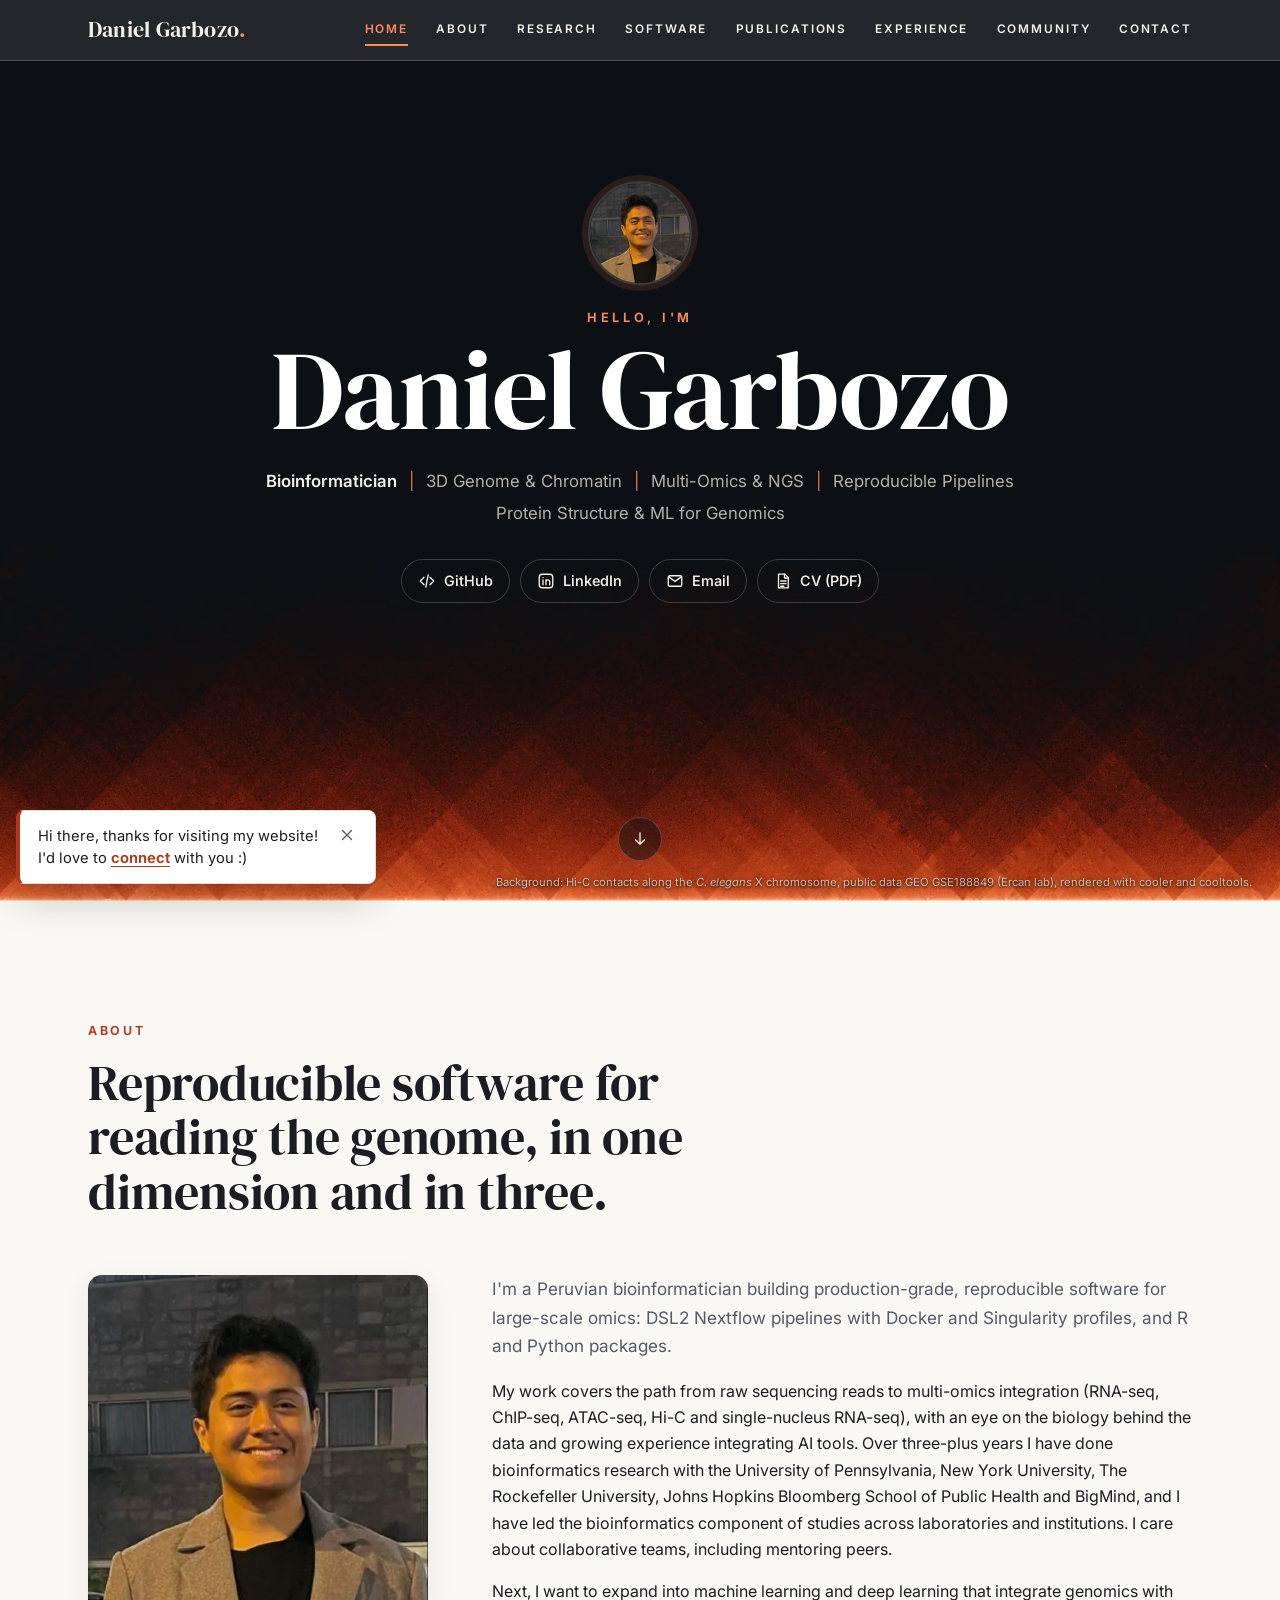
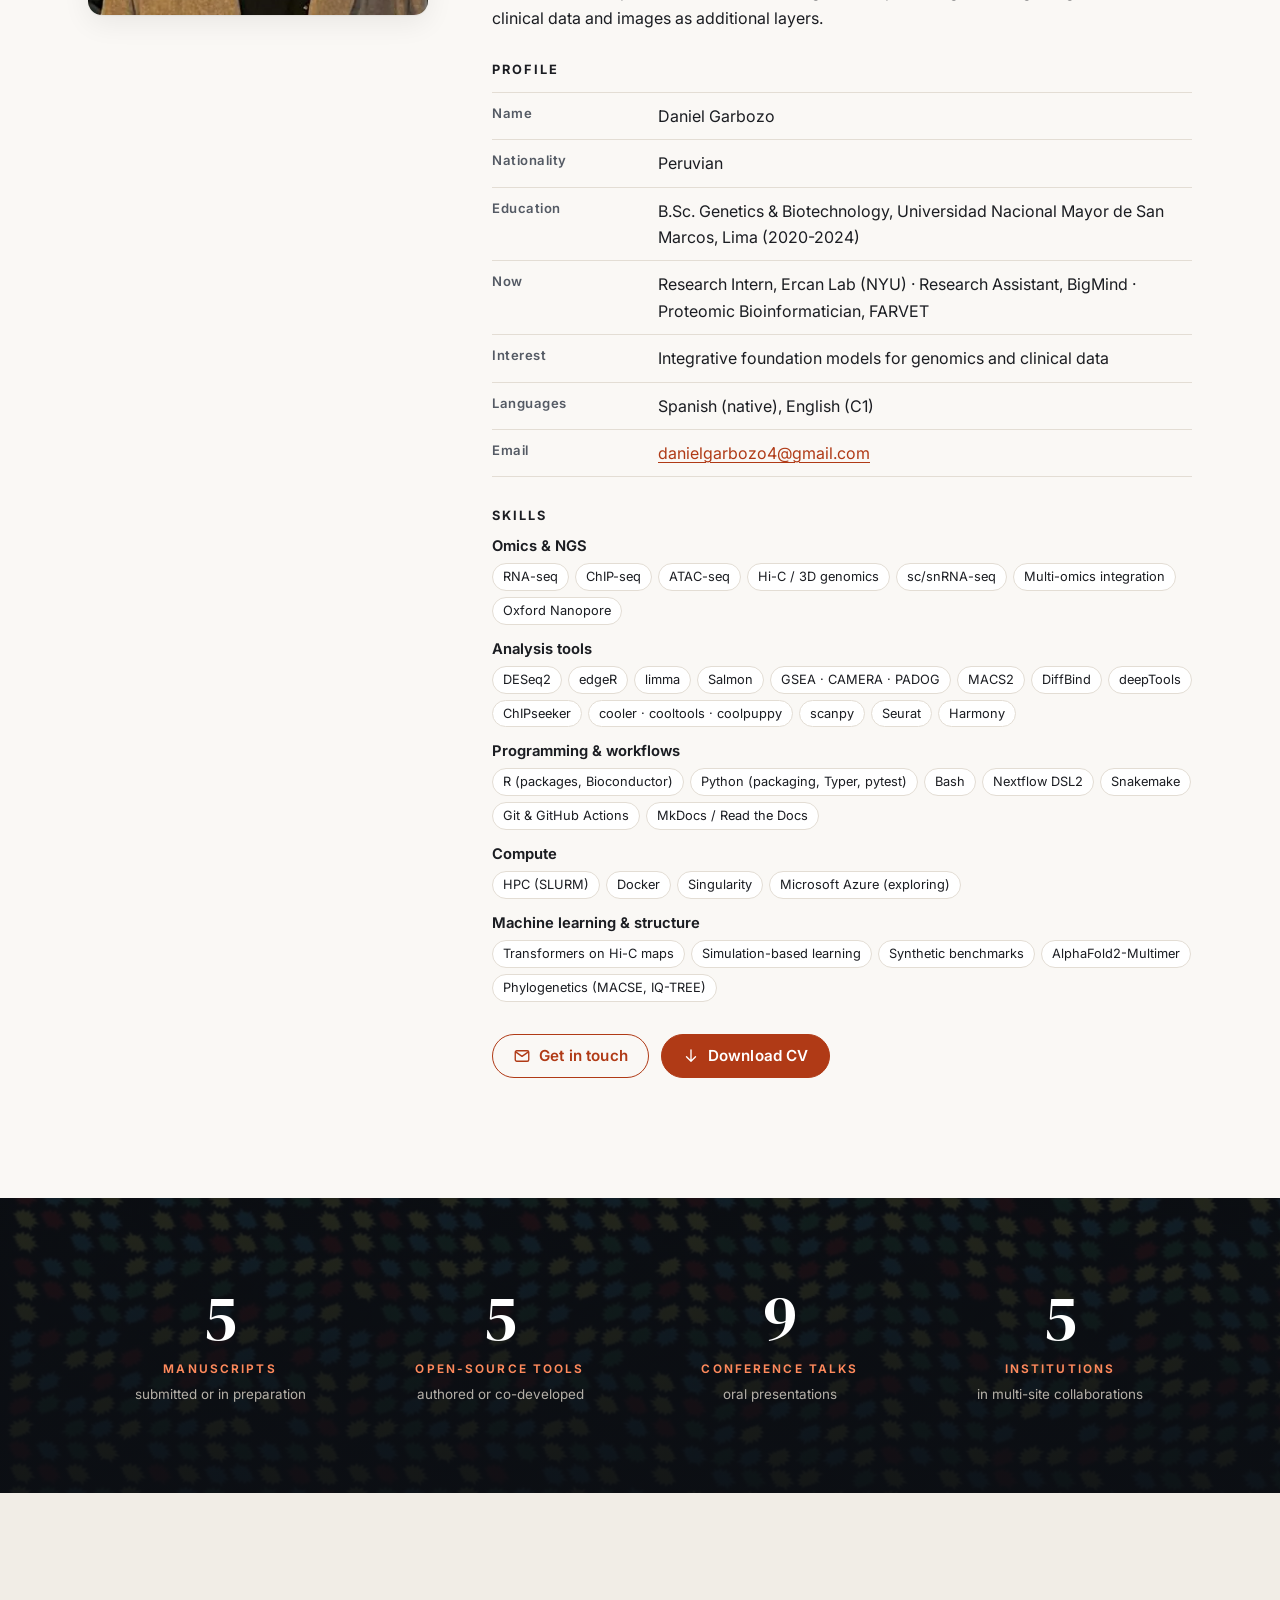
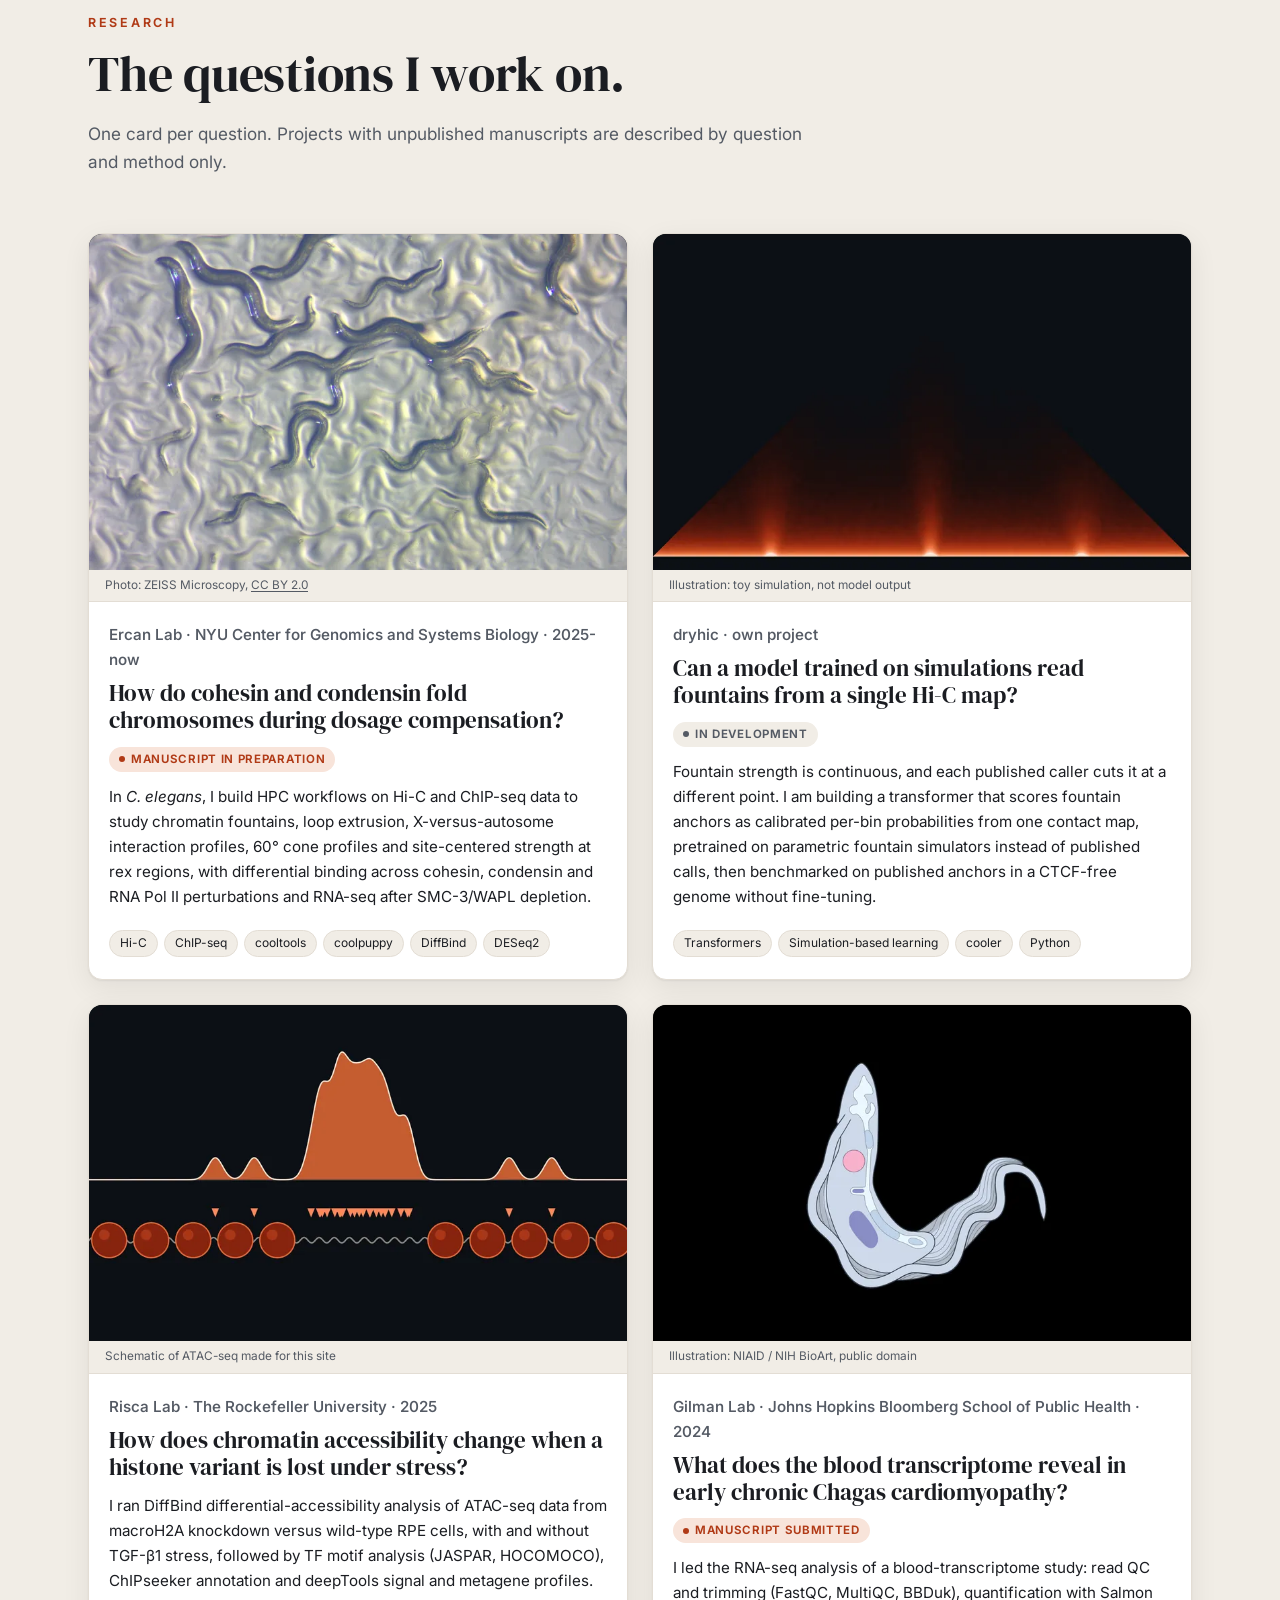
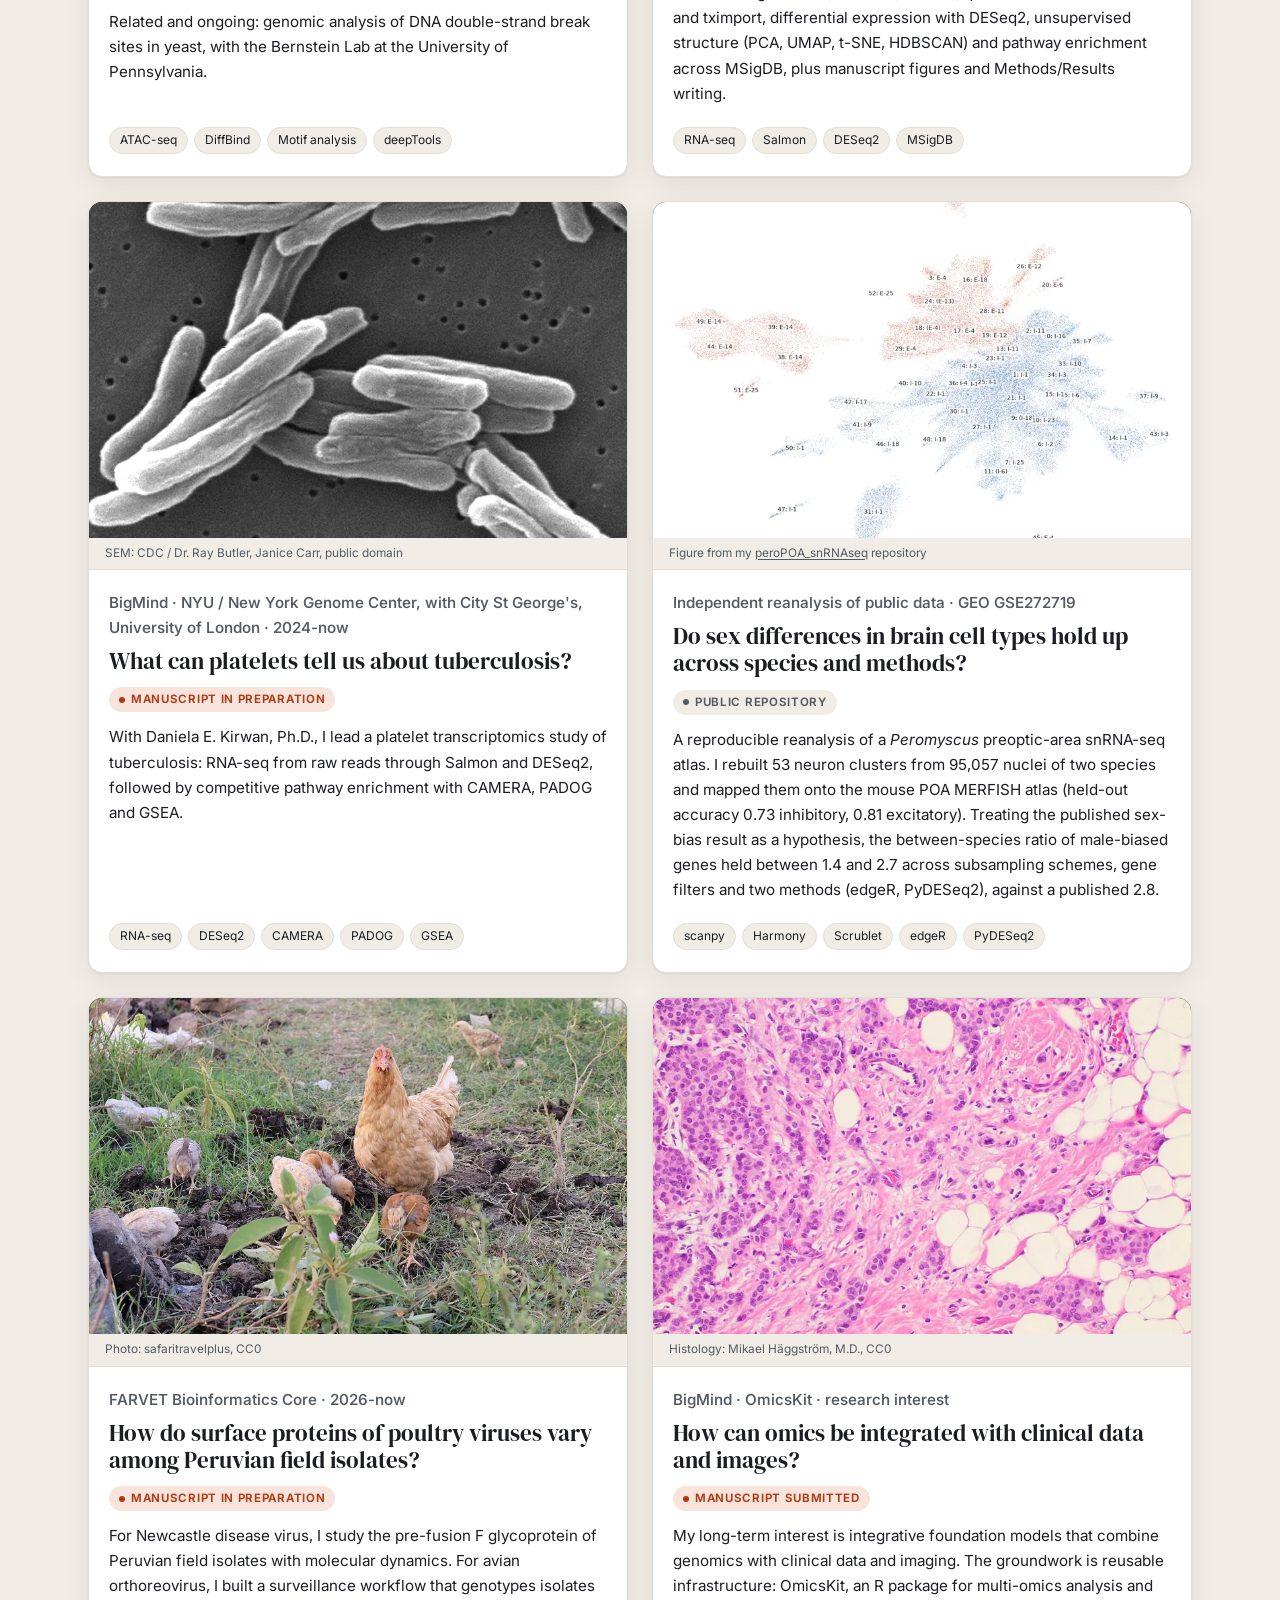
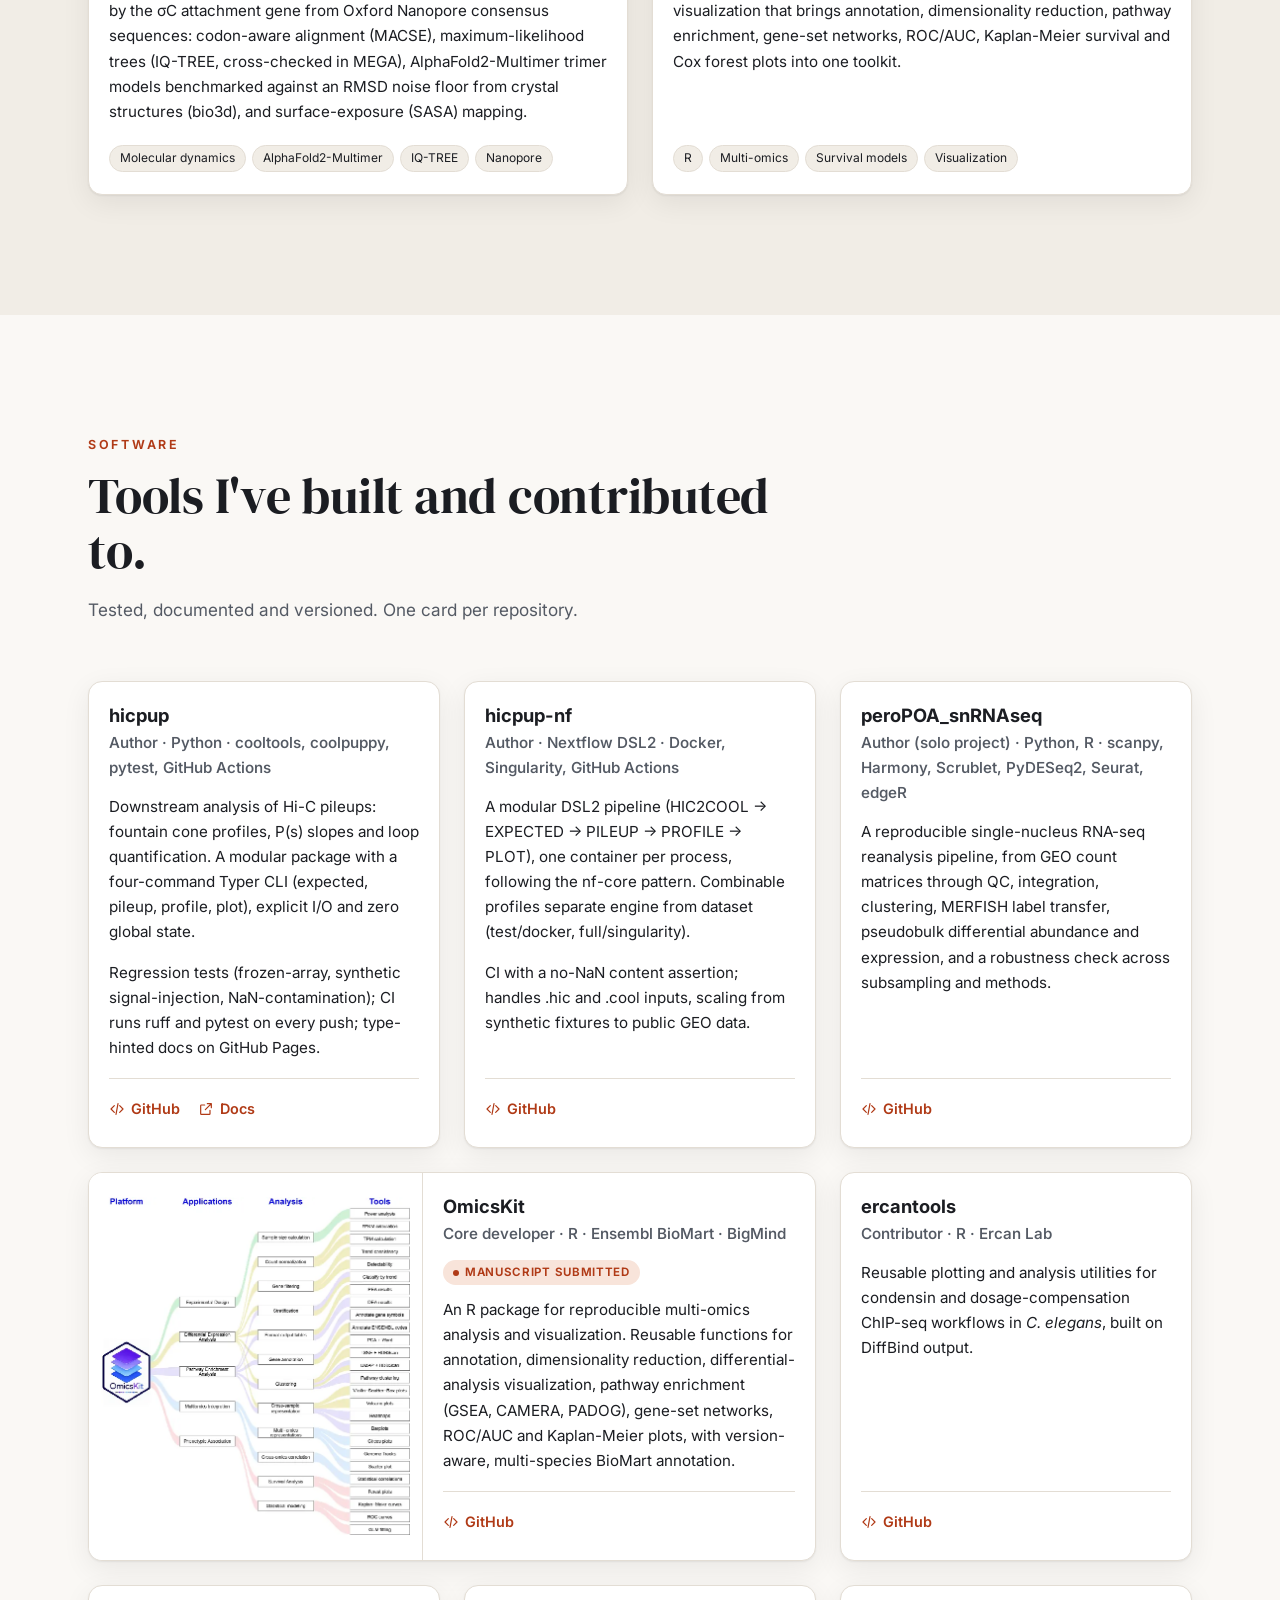
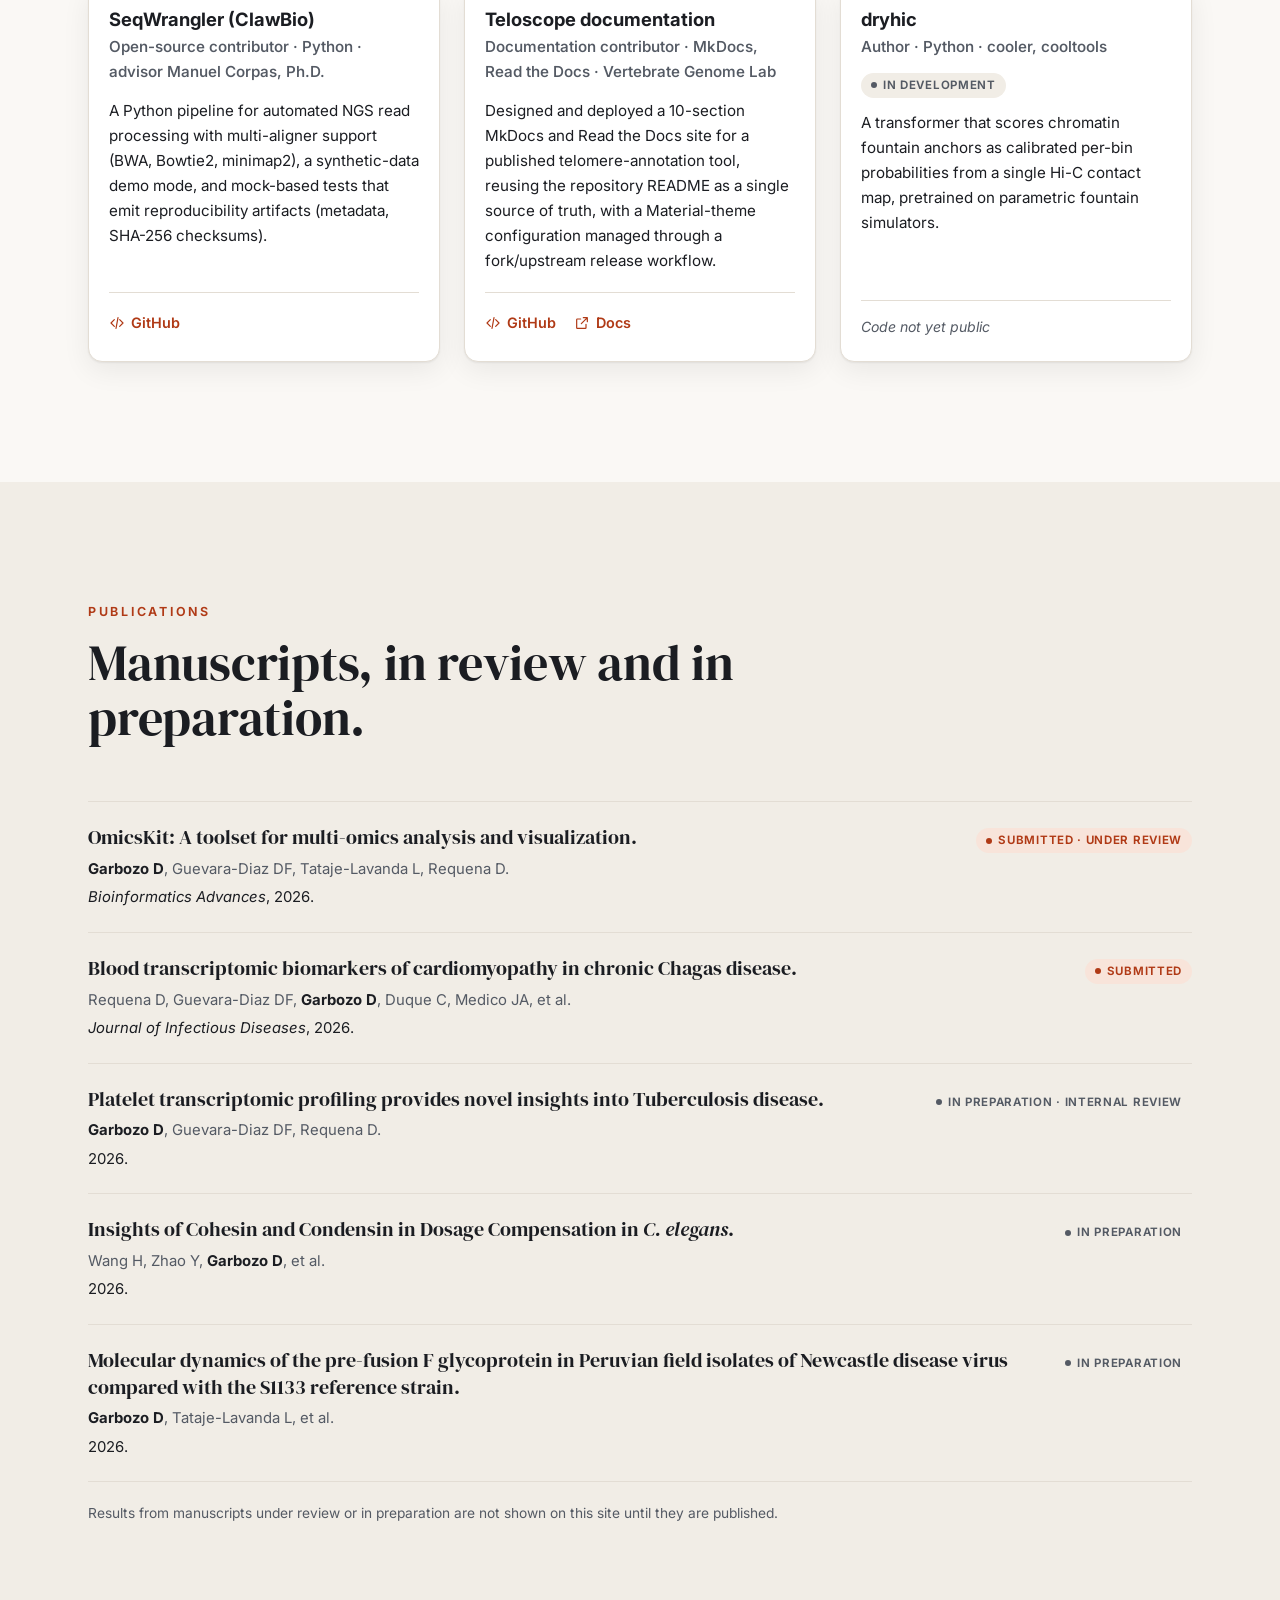
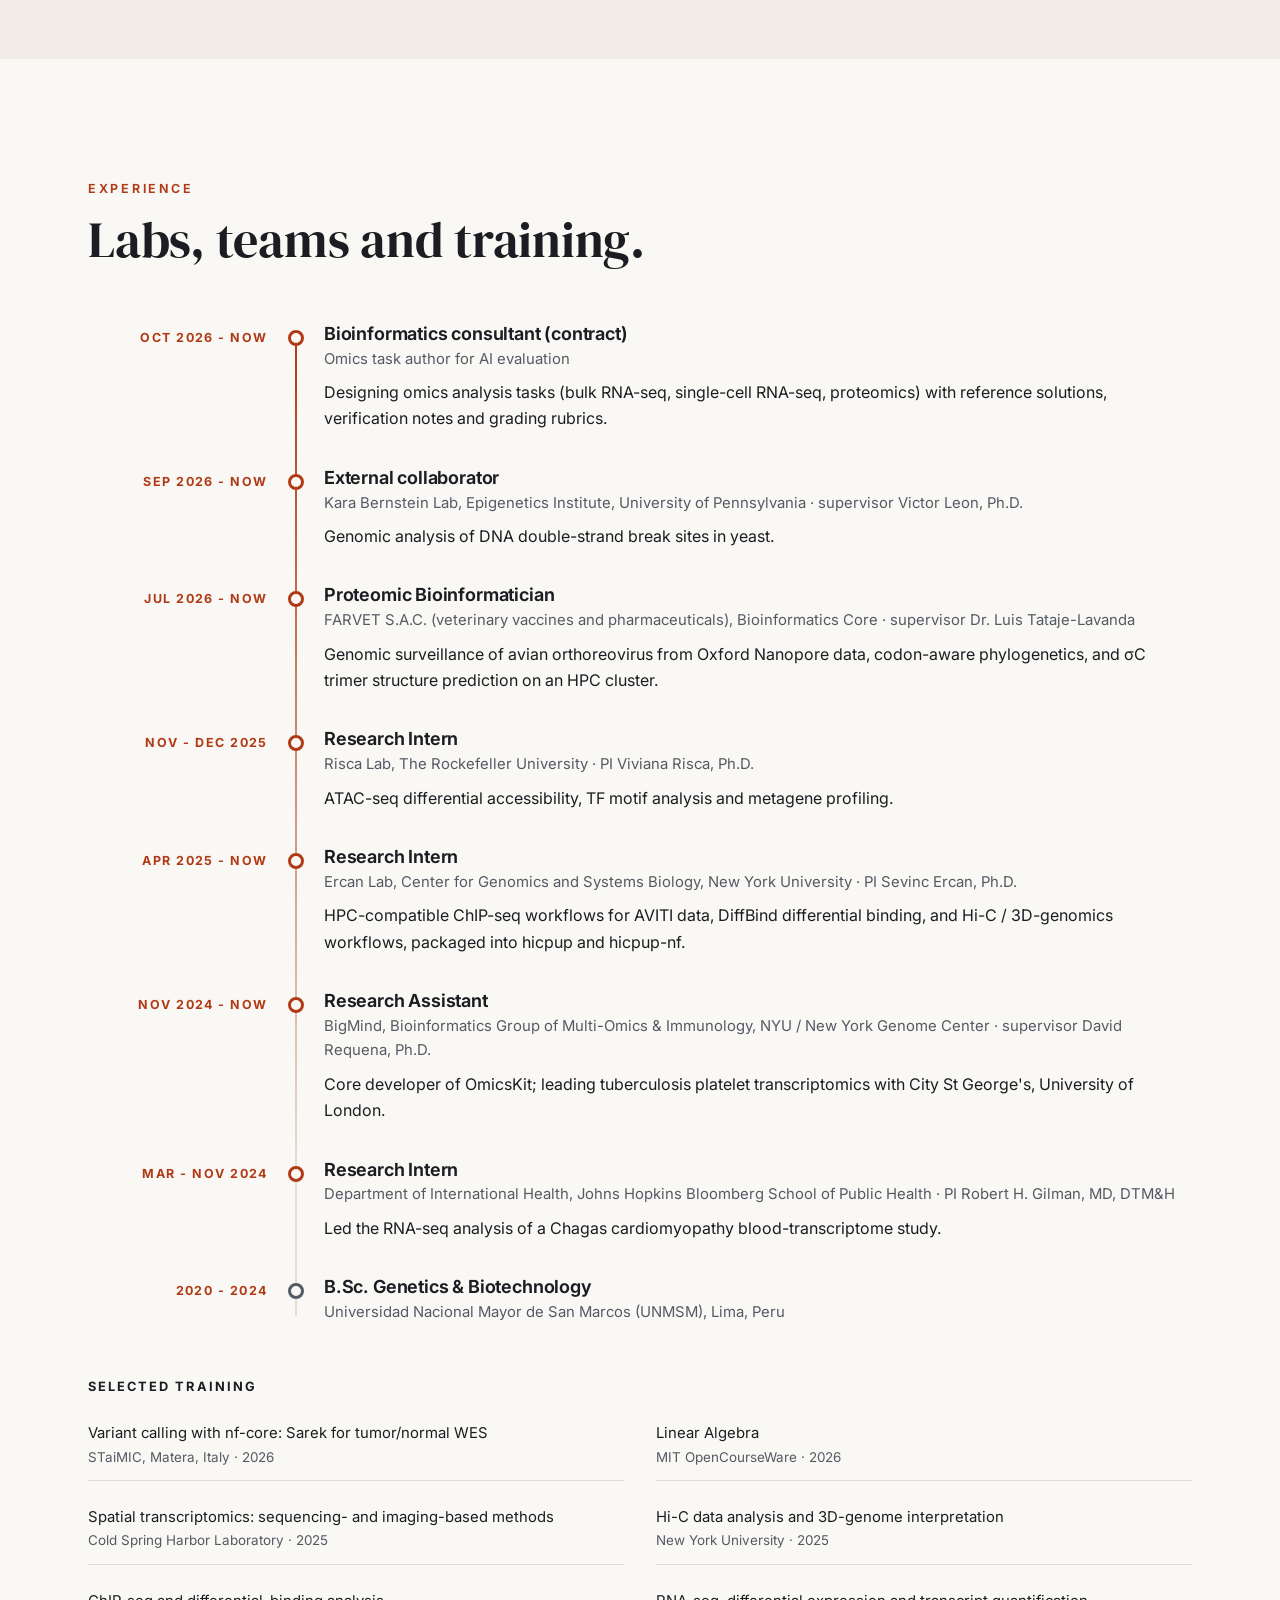
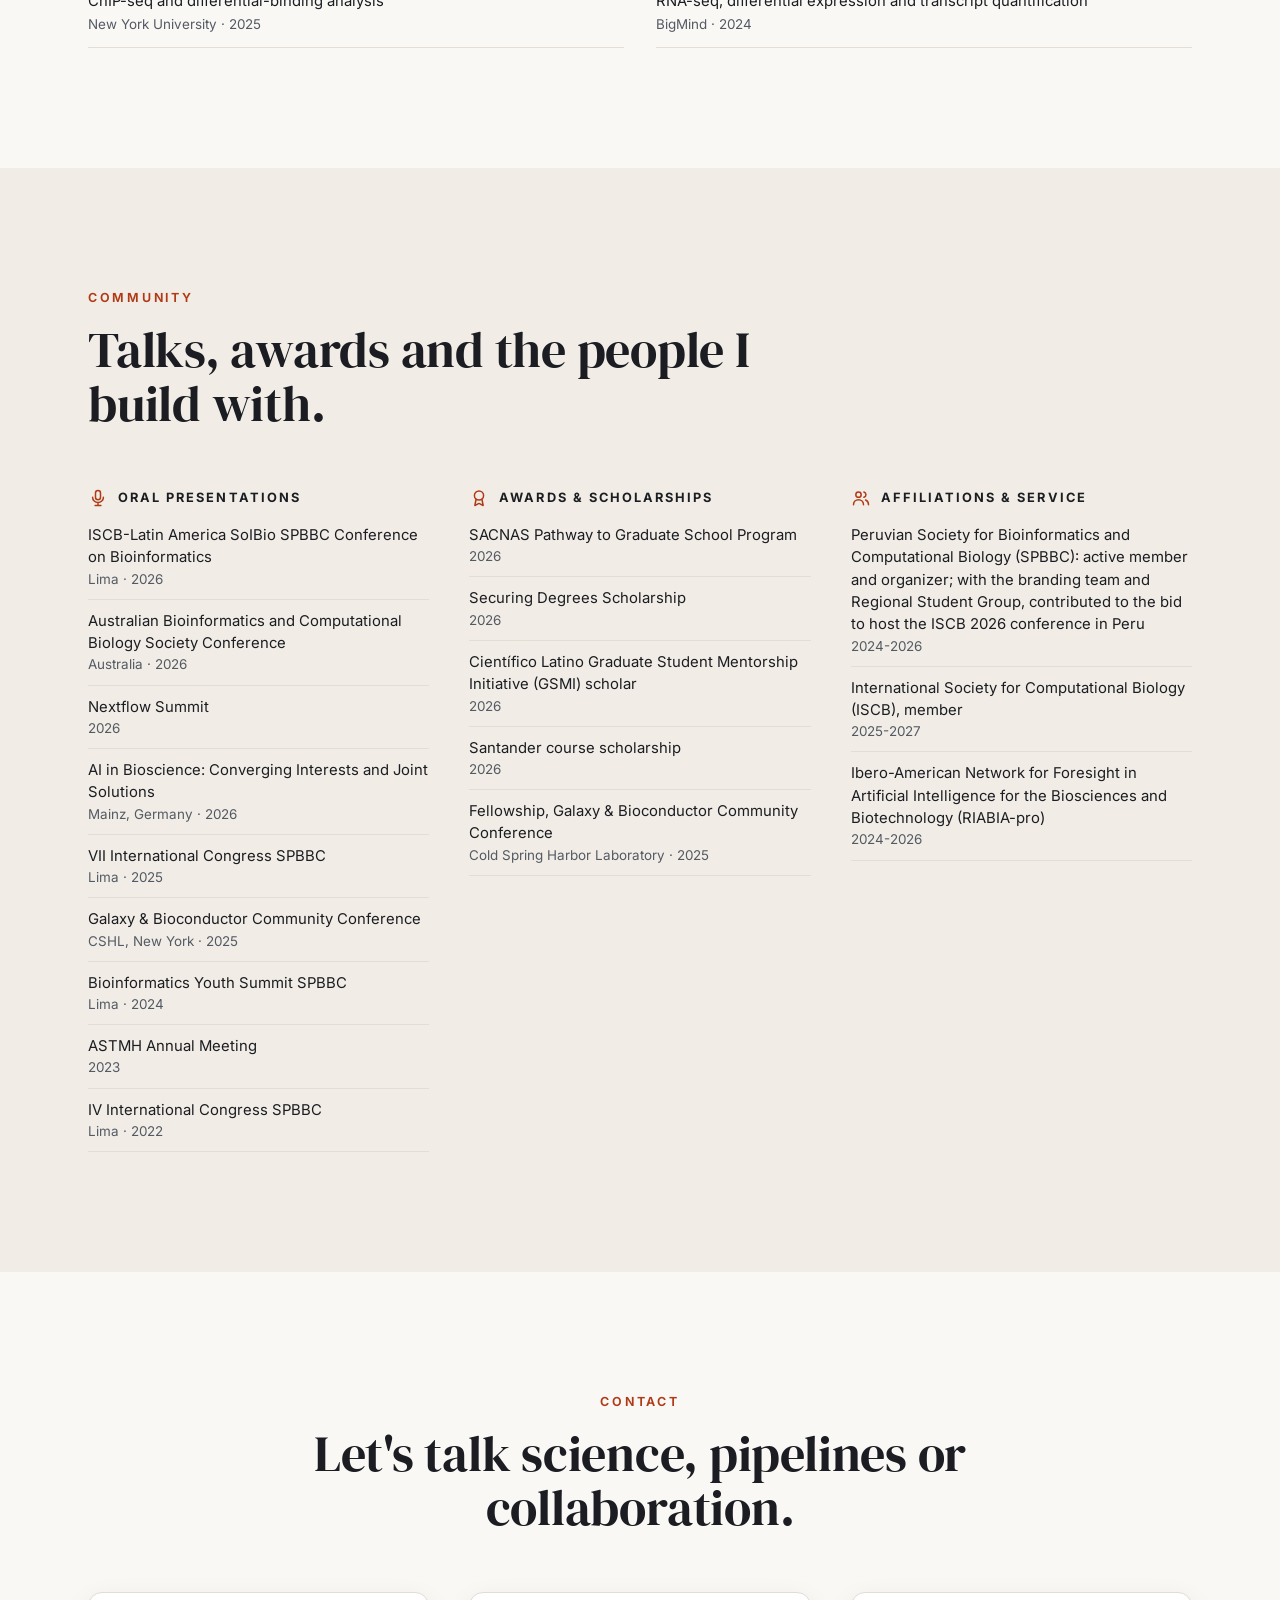
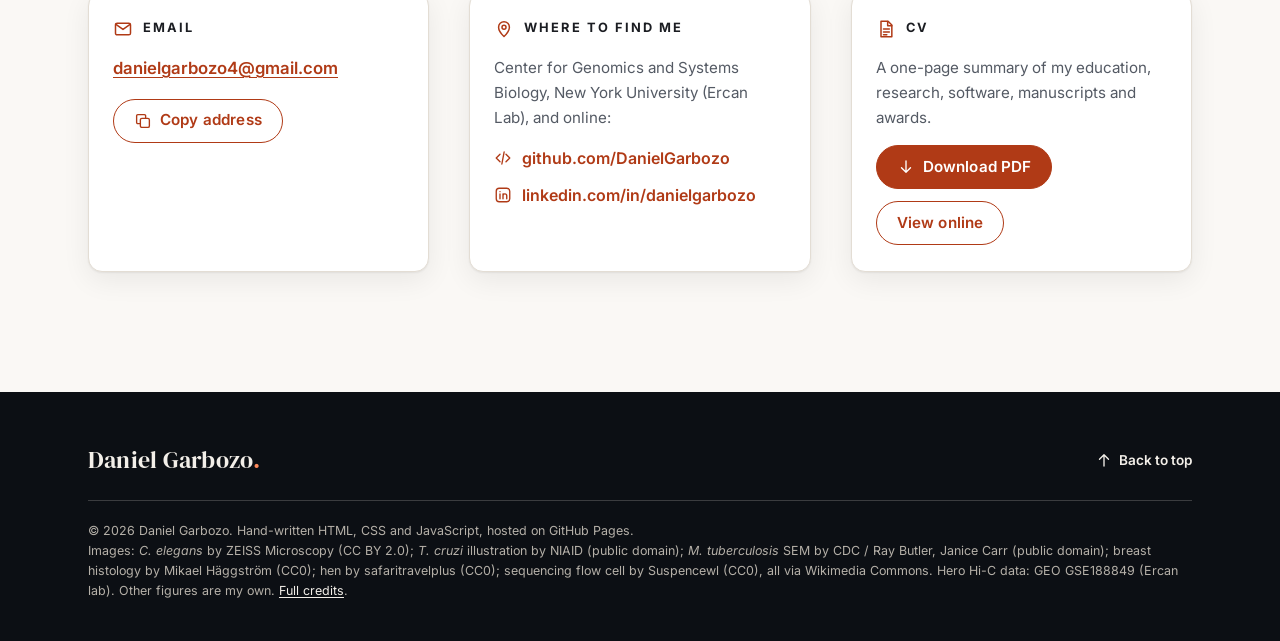
<file: index.html>
<!doctype html>
<html lang="en" class="no-js">
<head>
  <meta charset="utf-8">
  <meta name="viewport" content="width=device-width, initial-scale=1">
  <title>Daniel Garbozo · Bioinformatician</title>
  <meta name="description" content="Daniel Garbozo, bioinformatician working on 3D genome and chromatin, multi-omics and NGS, and reproducible pipelines in Nextflow, Python and R.">
  <link rel="canonical" href="https://danielgarbozo.github.io/">
  <meta name="theme-color" content="#0c0f14">

  <meta property="og:type" content="website">
  <meta property="og:title" content="Daniel Garbozo · Bioinformatician">
  <meta property="og:description" content="3D genome and chromatin, multi-omics and NGS, reproducible pipelines (Nextflow, Python, R).">
  <meta property="og:url" content="https://danielgarbozo.github.io/">
  <meta property="og:image" content="https://danielgarbozo.github.io/assets/img/hero-hic.jpg">
  <meta name="twitter:card" content="summary_large_image">

  <link rel="icon" href="assets/favicon.svg" type="image/svg+xml">
  <link rel="preconnect" href="https://fonts.googleapis.com">
  <link rel="preconnect" href="https://fonts.gstatic.com" crossorigin>
  <link rel="stylesheet" href="https://fonts.googleapis.com/css2?family=DM+Serif+Display&family=Inter:wght@400;500;600;700&display=swap">
  <link rel="preload" as="image" href="assets/img/hero-hic.webp" type="image/webp" fetchpriority="high">
  <link rel="stylesheet" href="css/style.css">
  <script>document.documentElement.classList.replace("no-js", "js");</script>
</head>
<body>
  <a class="skip-link" href="#main">Skip to content</a>

  <!-- Inline icon sprite (drawn for this site) -->
  <svg width="0" height="0" style="position:absolute" aria-hidden="true" focusable="false">
    <symbol id="i-code" viewBox="0 0 24 24"><path d="M8 7 3 12l5 5M16 7l5 5-5 5M13.5 4l-3 16"/></symbol>
    <symbol id="i-user" viewBox="0 0 24 24"><rect x="3" y="3" width="18" height="18" rx="4"/><path d="M8 10.5V17M8 7.5v.01M12 17v-4a2.5 2.5 0 0 1 5 0v4M12 10.5V17"/></symbol>
    <symbol id="i-mail" viewBox="0 0 24 24"><rect x="3" y="5" width="18" height="14" rx="2"/><path d="m3.5 6.5 8.5 6 8.5-6"/></symbol>
    <symbol id="i-doc" viewBox="0 0 24 24"><path d="M6 2.8h8.5L19 7.3V21.2H6z"/><path d="M14 3v5h5M9 12h7M9 15.5h7M9 19h4"/></symbol>
    <symbol id="i-down" viewBox="0 0 24 24"><path d="M12 4v15M6 13l6 6 6-6"/></symbol>
    <symbol id="i-up" viewBox="0 0 24 24"><path d="M12 20V5M6 11l6-6 6 6"/></symbol>
    <symbol id="i-ext" viewBox="0 0 24 24"><path d="M14 4h6v6M20 4l-9 9M18 14v5a1 1 0 0 1-1 1H5a1 1 0 0 1-1-1V7a1 1 0 0 1 1-1h5"/></symbol>
    <symbol id="i-copy" viewBox="0 0 24 24"><rect x="8.5" y="8.5" width="12" height="12" rx="2"/><path d="M15.5 8.5V5a1.5 1.5 0 0 0-1.5-1.5H5A1.5 1.5 0 0 0 3.5 5v9A1.5 1.5 0 0 0 5 15.5h3.5"/></symbol>
    <symbol id="i-pin" viewBox="0 0 24 24"><path d="M12 21s-6.5-6.2-6.5-11.2a6.5 6.5 0 0 1 13 0C18.5 14.8 12 21 12 21z"/><circle cx="12" cy="9.8" r="2.4"/></symbol>
    <symbol id="i-close" viewBox="0 0 24 24"><path d="M6 6l12 12M18 6 6 18"/></symbol>
    <symbol id="i-mic" viewBox="0 0 24 24"><rect x="9" y="3" width="6" height="11" rx="3"/><path d="M5.5 11a6.5 6.5 0 0 0 13 0M12 17.5V21M8.5 21h7"/></symbol>
    <symbol id="i-award" viewBox="0 0 24 24"><circle cx="12" cy="9" r="5.5"/><path d="m8.5 13.5-1.5 7.5 5-2.5 5 2.5-1.5-7.5"/></symbol>
    <symbol id="i-people" viewBox="0 0 24 24"><circle cx="9" cy="8" r="3.2"/><path d="M3 20c0-3.5 2.7-6 6-6s6 2.5 6 6"/><path d="M15.5 4.9a3.2 3.2 0 0 1 0 6.2M17.5 14.3c2.1.7 3.5 2.8 3.5 5.7"/></symbol>
  </svg>

  <header class="site-header">
    <nav class="nav container" aria-label="Primary">
      <a class="brand" href="#home">Daniel Garbozo<span>.</span></a>
      <button class="menu-toggle" type="button" aria-expanded="false" aria-controls="nav-list">
        <span class="bars" aria-hidden="true"></span> Menu
      </button>
      <ul class="nav-list" id="nav-list">
        <li><a href="#home">Home</a></li>
        <li><a href="#about">About</a></li>
        <li><a href="#research">Research</a></li>
        <li><a href="#software">Software</a></li>
        <li><a href="#publications">Publications</a></li>
        <li><a href="#experience">Experience</a></li>
        <li><a href="#community">Community</a></li>
        <li><a href="#contact">Contact</a></li>
      </ul>
    </nav>
  </header>

  <main id="main">
    <!-- ===================== Home ===================== -->
    <section class="hero" id="home" aria-labelledby="hero-name">
      <picture class="hero-map">
        <source srcset="assets/img/hero-hic.webp" type="image/webp">
        <img src="assets/img/hero-hic.jpg" width="3200" height="632" alt="" fetchpriority="high" decoding="async">
      </picture>

      <div class="hero-inner container">
        <picture>
          <source srcset="assets/img/profile.webp" type="image/webp">
          <img class="avatar" src="assets/img/profile.jpg" width="400" height="400" decoding="async" alt="Portrait of Daniel Garbozo">
        </picture>
        <p class="hero-intro">Hello, I'm</p>
        <h1 class="hero-name" id="hero-name">Daniel Garbozo</h1>
        <ul class="roles" aria-label="Roles">
          <li>Bioinformatician</li>
          <li>3D Genome &amp; Chromatin</li>
          <li>Multi-Omics &amp; NGS</li>
          <li>Reproducible Pipelines</li>
          <li>Protein Structure &amp; ML for Genomics</li>
        </ul>
        <ul class="social" aria-label="Profiles and contact">
          <li><a href="https://github.com/DanielGarbozo" rel="me"><svg class="icon" aria-hidden="true"><use href="#i-code"/></svg>GitHub</a></li>
          <li><a href="https://www.linkedin.com/in/danielgarbozo" rel="me"><svg class="icon" aria-hidden="true"><use href="#i-user"/></svg>LinkedIn</a></li>
          <li><a href="mailto:danielgarbozo4@gmail.com"><svg class="icon" aria-hidden="true"><use href="#i-mail"/></svg>Email</a></li>
          <li><a href="cv.pdf"><svg class="icon" aria-hidden="true"><use href="#i-doc"/></svg>CV (PDF)</a></li>
        </ul>
      </div>

      <a class="scroll-cue" href="#about" aria-label="Scroll to About"><svg class="icon" aria-hidden="true"><use href="#i-down"/></svg></a>
      <p class="hero-credit">Background: Hi-C contacts along the <i>C. elegans</i> X chromosome, public data GEO GSE188849 (Ercan lab), rendered with cooler and cooltools.</p>
    </section>

    <!-- ===================== About ===================== -->
    <section class="section" id="about" aria-labelledby="about-title">
      <div class="container">
        <div class="section-head reveal">
          <span class="eyebrow">About</span>
          <h2 class="tagline" id="about-title">Reproducible software for reading the genome, in one dimension and in three.</h2>
        </div>

        <div class="about-grid">
          <figure class="about-photo reveal">
            <picture>
              <source srcset="assets/img/profile.webp" type="image/webp">
              <img src="assets/img/profile.jpg" width="400" height="400" alt="Daniel Garbozo, smiling, in a gray blazer outdoors in the evening" loading="lazy" decoding="async">
            </picture>
          </figure>

          <div class="about-body reveal">
            <p class="lead" style="margin-top:0">I'm a Peruvian bioinformatician building production-grade, reproducible software for large-scale omics: DSL2 Nextflow pipelines with Docker and Singularity profiles, and R and Python packages.</p>
            <p>My work covers the path from raw sequencing reads to multi-omics integration (RNA-seq, ChIP-seq, ATAC-seq, Hi-C and single-nucleus RNA-seq), with an eye on the biology behind the data and growing experience integrating AI tools. Over three-plus years I have done bioinformatics research with the University of Pennsylvania, New York University, The Rockefeller University, Johns Hopkins Bloomberg School of Public Health and BigMind, and I have led the bioinformatics component of studies across laboratories and institutions. I care about collaborative teams, including mentoring peers.</p>
            <p>Next, I want to expand into machine learning and deep learning that integrate genomics with clinical data and images as additional layers.</p>

            <h3>Profile</h3>
            <dl class="kv">
              <div><dt>Name</dt><dd>Daniel Garbozo</dd></div>
              <div><dt>Nationality</dt><dd>Peruvian</dd></div>
              <div><dt>Education</dt><dd>B.Sc. Genetics &amp; Biotechnology, Universidad Nacional Mayor de San Marcos, Lima (2020-2024)</dd></div>
              <div><dt>Now</dt><dd>Research Intern, Ercan Lab (NYU) · Research Assistant, BigMind · Proteomic Bioinformatician, FARVET</dd></div>
              <div><dt>Interest</dt><dd>Integrative foundation models for genomics and clinical data</dd></div>
              <div><dt>Languages</dt><dd>Spanish (native), English (C1)</dd></div>
              <div><dt>Email</dt><dd><a href="mailto:danielgarbozo4@gmail.com">danielgarbozo4@gmail.com</a></dd></div>
            </dl>

            <h3>Skills</h3>
            <div class="skills">
              <div>
                <h4>Omics &amp; NGS</h4>
                <ul class="tags">
                  <li>RNA-seq</li><li>ChIP-seq</li><li>ATAC-seq</li><li>Hi-C / 3D genomics</li><li>sc/snRNA-seq</li><li>Multi-omics integration</li><li>Oxford Nanopore</li>
                </ul>
              </div>
              <div>
                <h4>Analysis tools</h4>
                <ul class="tags">
                  <li>DESeq2</li><li>edgeR</li><li>limma</li><li>Salmon</li><li>GSEA · CAMERA · PADOG</li><li>MACS2</li><li>DiffBind</li><li>deepTools</li><li>ChIPseeker</li><li>cooler · cooltools · coolpuppy</li><li>scanpy</li><li>Seurat</li><li>Harmony</li>
                </ul>
              </div>
              <div>
                <h4>Programming &amp; workflows</h4>
                <ul class="tags">
                  <li>R (packages, Bioconductor)</li><li>Python (packaging, Typer, pytest)</li><li>Bash</li><li>Nextflow DSL2</li><li>Snakemake</li><li>Git &amp; GitHub Actions</li><li>MkDocs / Read the Docs</li>
                </ul>
              </div>
              <div>
                <h4>Compute</h4>
                <ul class="tags">
                  <li>HPC (SLURM)</li><li>Docker</li><li>Singularity</li><li>Microsoft Azure (exploring)</li>
                </ul>
              </div>
              <div>
                <h4>Machine learning &amp; structure</h4>
                <ul class="tags">
                  <li>Transformers on Hi-C maps</li><li>Simulation-based learning</li><li>Synthetic benchmarks</li><li>AlphaFold2-Multimer</li><li>Phylogenetics (MACSE, IQ-TREE)</li>
                </ul>
              </div>
            </div>

            <div class="btn-row">
              <a class="btn btn--outline" href="#contact"><svg class="icon" aria-hidden="true"><use href="#i-mail"/></svg>Get in touch</a>
              <a class="btn btn--solid" href="cv.pdf" download><svg class="icon" aria-hidden="true"><use href="#i-down"/></svg>Download CV</a>
            </div>
          </div>
        </div>
      </div>
    </section>

    <!-- ===================== Counters ===================== -->
    <section class="stats" aria-label="At a glance">
      <div class="container">
        <ul class="stats-list">
          <li class="reveal"><span class="stat-num" data-count="5">5</span><span class="stat-label">Manuscripts</span><span class="stat-note">submitted or in preparation</span></li>
          <li class="reveal"><span class="stat-num" data-count="5">5</span><span class="stat-label">Open-source tools</span><span class="stat-note">authored or co-developed</span></li>
          <li class="reveal"><span class="stat-num" data-count="9">9</span><span class="stat-label">Conference talks</span><span class="stat-note">oral presentations</span></li>
          <li class="reveal"><span class="stat-num" data-count="5">5</span><span class="stat-label">Institutions</span><span class="stat-note">in multi-site collaborations</span></li>
        </ul>
      </div>
    </section>

    <!-- ===================== Research ===================== -->
    <section class="section section--alt" id="research" aria-labelledby="research-title">
      <div class="container">
        <div class="section-head reveal">
          <span class="eyebrow">Research</span>
          <h2 class="tagline" id="research-title">The questions I work on.</h2>
          <p class="lead">One card per question. Projects with unpublished manuscripts are described by question and method only.</p>
        </div>

        <div class="card-grid">
          <article class="card reveal">
            <figure class="card-media">
              <picture>
                <source srcset="assets/img/research-celegans.webp" type="image/webp">
                <img src="assets/img/research-celegans.jpg" width="800" height="500" loading="lazy" decoding="async" alt="Several slender C. elegans worms crawling on a culture plate under a stereo microscope">
              </picture>
              <figcaption>Photo: ZEISS Microscopy, <a href="https://creativecommons.org/licenses/by/2.0/">CC BY 2.0</a></figcaption>
            </figure>
            <div class="card-body">
              <p class="card-meta">Ercan Lab · NYU Center for Genomics and Systems Biology · 2025-now</p>
              <h3>How do cohesin and condensin fold chromosomes during dosage compensation?</h3>
              <span class="status">Manuscript in preparation</span>
              <p>In <i>C. elegans</i>, I build HPC workflows on Hi-C and ChIP-seq data to study chromatin fountains, loop extrusion, X-versus-autosome interaction profiles, 60° cone profiles and site-centered strength at rex regions, with differential binding across cohesin, condensin and RNA Pol II perturbations and RNA-seq after SMC-3/WAPL depletion.</p>
              <ul class="tags"><li>Hi-C</li><li>ChIP-seq</li><li>cooltools</li><li>coolpuppy</li><li>DiffBind</li><li>DESeq2</li></ul>
            </div>
          </article>

          <article class="card reveal">
            <figure class="card-media">
              <picture>
                <source srcset="assets/img/research-fountain.webp" type="image/webp">
                <img src="assets/img/research-fountain.jpg" width="800" height="500" loading="lazy" decoding="async" alt="Illustration: a triangular contact map with three bright vertical jets rising from the diagonal, the shape of chromatin fountains">
              </picture>
              <figcaption>Illustration: toy simulation, not model output</figcaption>
            </figure>
            <div class="card-body">
              <p class="card-meta">dryhic · own project</p>
              <h3>Can a model trained on simulations read fountains from a single Hi-C map?</h3>
              <span class="status status--neutral">In development</span>
              <p>Fountain strength is continuous, and each published caller cuts it at a different point. I am building a transformer that scores fountain anchors as calibrated per-bin probabilities from one contact map, pretrained on parametric fountain simulators instead of published calls, then benchmarked on published anchors in a CTCF-free genome without fine-tuning.</p>
              <ul class="tags"><li>Transformers</li><li>Simulation-based learning</li><li>cooler</li><li>Python</li></ul>
            </div>
          </article>

          <article class="card reveal">
            <figure class="card-media">
              <picture>
                <source srcset="assets/img/research-atac.webp" type="image/webp">
                <img src="assets/img/research-atac.jpg" width="800" height="500" loading="lazy" decoding="async" alt="Schematic: a string of nucleosomes with a gap of open DNA; insertion marks cluster in the gap and produce a coverage peak above it">
              </picture>
              <figcaption>Schematic of ATAC-seq made for this site</figcaption>
            </figure>
            <div class="card-body">
              <p class="card-meta">Risca Lab · The Rockefeller University · 2025</p>
              <h3>How does chromatin accessibility change when a histone variant is lost under stress?</h3>
              <p>I ran DiffBind differential-accessibility analysis of ATAC-seq data from macroH2A knockdown versus wild-type RPE cells, with and without TGF-β1 stress, followed by TF motif analysis (JASPAR, HOCOMOCO), ChIPseeker annotation and deepTools signal and metagene profiles.</p>
              <p>Related and ongoing: genomic analysis of DNA double-strand break sites in yeast, with the Bernstein Lab at the University of Pennsylvania.</p>
              <ul class="tags"><li>ATAC-seq</li><li>DiffBind</li><li>Motif analysis</li><li>deepTools</li></ul>
            </div>
          </article>

          <article class="card reveal">
            <figure class="card-media">
              <picture>
                <source srcset="assets/img/research-tcruzi.webp" type="image/webp">
                <img src="assets/img/research-tcruzi.jpg" width="800" height="500" loading="lazy" decoding="async" alt="Illustration of a Trypanosoma cruzi parasite: a curved, elongated cell with a nucleus and a trailing flagellum on a black background">
              </picture>
              <figcaption>Illustration: NIAID / NIH BioArt, public domain</figcaption>
            </figure>
            <div class="card-body">
              <p class="card-meta">Gilman Lab · Johns Hopkins Bloomberg School of Public Health · 2024</p>
              <h3>What does the blood transcriptome reveal in early chronic Chagas cardiomyopathy?</h3>
              <span class="status">Manuscript submitted</span>
              <p>I led the RNA-seq analysis of a blood-transcriptome study: read QC and trimming (FastQC, MultiQC, BBDuk), quantification with Salmon and tximport, differential expression with DESeq2, unsupervised structure (PCA, UMAP, t-SNE, HDBSCAN) and pathway enrichment across MSigDB, plus manuscript figures and Methods/Results writing.</p>
              <ul class="tags"><li>RNA-seq</li><li>Salmon</li><li>DESeq2</li><li>MSigDB</li></ul>
            </div>
          </article>

          <article class="card reveal">
            <figure class="card-media">
              <picture>
                <source srcset="assets/img/research-mtb.webp" type="image/webp">
                <img src="assets/img/research-mtb.jpg" width="800" height="500" loading="lazy" decoding="async" alt="Scanning electron micrograph of rod-shaped Mycobacterium tuberculosis bacteria">
              </picture>
              <figcaption>SEM: CDC / Dr. Ray Butler, Janice Carr, public domain</figcaption>
            </figure>
            <div class="card-body">
              <p class="card-meta">BigMind · NYU / New York Genome Center, with City St George's, University of London · 2024-now</p>
              <h3>What can platelets tell us about tuberculosis?</h3>
              <span class="status">Manuscript in preparation</span>
              <p>With Daniela E. Kirwan, Ph.D., I lead a platelet transcriptomics study of tuberculosis: RNA-seq from raw reads through Salmon and DESeq2, followed by competitive pathway enrichment with CAMERA, PADOG and GSEA.</p>
              <ul class="tags"><li>RNA-seq</li><li>DESeq2</li><li>CAMERA</li><li>PADOG</li><li>GSEA</li></ul>
            </div>
          </article>

          <article class="card reveal">
            <figure class="card-media">
              <picture>
                <source srcset="assets/img/research-perpoa.webp" type="image/webp">
                <img src="assets/img/research-perpoa.jpg" width="800" height="500" loading="lazy" decoding="async" alt="UMAP of Peromyscus preoptic-area neurons colored excitatory (red) and inhibitory (blue), each cluster labeled with its best-matching mouse MERFISH cluster">
              </picture>
              <figcaption>Figure from my <a href="https://github.com/DanielGarbozo/peroPOA_snRNAseq">peroPOA_snRNAseq</a> repository</figcaption>
            </figure>
            <div class="card-body">
              <p class="card-meta">Independent reanalysis of public data · GEO GSE272719</p>
              <h3>Do sex differences in brain cell types hold up across species and methods?</h3>
              <span class="status status--neutral">Public repository</span>
              <p>A reproducible reanalysis of a <i>Peromyscus</i> preoptic-area snRNA-seq atlas. I rebuilt 53 neuron clusters from 95,057 nuclei of two species and mapped them onto the mouse POA MERFISH atlas (held-out accuracy 0.73 inhibitory, 0.81 excitatory). Treating the published sex-bias result as a hypothesis, the between-species ratio of male-biased genes held between 1.4 and 2.7 across subsampling schemes, gene filters and two methods (edgeR, PyDESeq2), against a published 2.8.</p>
              <ul class="tags"><li>scanpy</li><li>Harmony</li><li>Scrublet</li><li>edgeR</li><li>PyDESeq2</li></ul>
            </div>
          </article>

          <article class="card reveal">
            <figure class="card-media">
              <picture>
                <source srcset="assets/img/research-poultry.webp" type="image/webp">
                <img src="assets/img/research-poultry.jpg" width="800" height="500" loading="lazy" decoding="async" alt="A brown free-range hen with her chicks foraging among grass and soil">
              </picture>
              <figcaption>Photo: safaritravelplus, CC0</figcaption>
            </figure>
            <div class="card-body">
              <p class="card-meta">FARVET Bioinformatics Core · 2026-now</p>
              <h3>How do surface proteins of poultry viruses vary among Peruvian field isolates?</h3>
              <span class="status">Manuscript in preparation</span>
              <p>For Newcastle disease virus, I study the pre-fusion F glycoprotein of Peruvian field isolates with molecular dynamics. For avian orthoreovirus, I built a surveillance workflow that genotypes isolates by the σC attachment gene from Oxford Nanopore consensus sequences: codon-aware alignment (MACSE), maximum-likelihood trees (IQ-TREE, cross-checked in MEGA), AlphaFold2-Multimer trimer models benchmarked against an RMSD noise floor from crystal structures (bio3d), and surface-exposure (SASA) mapping.</p>
              <ul class="tags"><li>Molecular dynamics</li><li>AlphaFold2-Multimer</li><li>IQ-TREE</li><li>Nanopore</li></ul>
            </div>
          </article>

          <article class="card reveal">
            <figure class="card-media">
              <picture>
                <source srcset="assets/img/research-histology.webp" type="image/webp">
                <img src="assets/img/research-histology.jpg" width="800" height="500" loading="lazy" decoding="async" alt="H&amp;E-stained tissue section of invasive ductal carcinoma of the breast, pink stroma with purple tumor cell nests">
              </picture>
              <figcaption>Histology: Mikael Häggström, M.D., CC0</figcaption>
            </figure>
            <div class="card-body">
              <p class="card-meta">BigMind · OmicsKit · research interest</p>
              <h3>How can omics be integrated with clinical data and images?</h3>
              <span class="status">Manuscript submitted</span>
              <p>My long-term interest is integrative foundation models that combine genomics with clinical data and imaging. The groundwork is reusable infrastructure: OmicsKit, an R package for multi-omics analysis and visualization that brings annotation, dimensionality reduction, pathway enrichment, gene-set networks, ROC/AUC, Kaplan-Meier survival and Cox forest plots into one toolkit.</p>
              <ul class="tags"><li>R</li><li>Multi-omics</li><li>Survival models</li><li>Visualization</li></ul>
            </div>
          </article>
        </div>
      </div>
    </section>

    <!-- ===================== Software ===================== -->
    <section class="section" id="software" aria-labelledby="software-title">
      <div class="container">
        <div class="section-head reveal">
          <span class="eyebrow">Software</span>
          <h2 class="tagline" id="software-title">Tools I've built and contributed to.</h2>
          <p class="lead">Tested, documented and versioned. One card per repository.</p>
        </div>

        <div class="card-grid card-grid--3">
          <article class="card sw-card reveal">
            <div class="card-body">
              <h3>hicpup</h3>
              <p class="card-meta">Author · Python · cooltools, coolpuppy, pytest, GitHub Actions</p>
              <p>Downstream analysis of Hi-C pileups: fountain cone profiles, P(s) slopes and loop quantification. A modular package with a four-command Typer CLI (expected, pileup, profile, plot), explicit I/O and zero global state.</p>
              <p>Regression tests (frozen-array, synthetic signal-injection, NaN-contamination); CI runs ruff and pytest on every push; type-hinted docs on GitHub Pages.</p>
              <div class="card-links">
                <a href="https://github.com/DanielGarbozo/hicpup"><svg class="icon" aria-hidden="true"><use href="#i-code"/></svg>GitHub</a>
                <a href="https://danielgarbozo.github.io/hicpup/"><svg class="icon" aria-hidden="true"><use href="#i-ext"/></svg>Docs</a>
              </div>
            </div>
          </article>

          <article class="card sw-card reveal">
            <div class="card-body">
              <h3>hicpup-nf</h3>
              <p class="card-meta">Author · Nextflow DSL2 · Docker, Singularity, GitHub Actions</p>
              <p>A modular DSL2 pipeline (HIC2COOL → EXPECTED → PILEUP → PROFILE → PLOT), one container per process, following the nf-core pattern. Combinable profiles separate engine from dataset (test/docker, full/singularity).</p>
              <p>CI with a no-NaN content assertion; handles .hic and .cool inputs, scaling from synthetic fixtures to public GEO data.</p>
              <div class="card-links">
                <a href="https://github.com/DanielGarbozo/hicpup-nf"><svg class="icon" aria-hidden="true"><use href="#i-code"/></svg>GitHub</a>
              </div>
            </div>
          </article>

          <article class="card sw-card reveal">
            <div class="card-body">
              <h3>peroPOA_snRNAseq</h3>
              <p class="card-meta">Author (solo project) · Python, R · scanpy, Harmony, Scrublet, PyDESeq2, Seurat, edgeR</p>
              <p>A reproducible single-nucleus RNA-seq reanalysis pipeline, from GEO count matrices through QC, integration, clustering, MERFISH label transfer, pseudobulk differential abundance and expression, and a robustness check across subsampling and methods.</p>
              <div class="card-links">
                <a href="https://github.com/DanielGarbozo/peroPOA_snRNAseq"><svg class="icon" aria-hidden="true"><use href="#i-code"/></svg>GitHub</a>
              </div>
            </div>
          </article>

          <article class="card sw-card sw-card--feature reveal">
            <figure class="card-media">
              <picture>
                <source srcset="assets/img/omicskit-architecture.webp" type="image/webp">
                <img src="assets/img/omicskit-architecture.png" width="624" height="683" loading="lazy" decoding="async" alt="OmicsKit architecture: five applications (experimental design, differential expression, pathway enrichment, multi-omics integration, phenotypic association) branch into analyses and then into individual plotting and statistics tools">
              </picture>
            </figure>
            <div class="card-body">
              <h3>OmicsKit</h3>
              <p class="card-meta">Core developer · R · Ensembl BioMart · BigMind</p>
              <span class="status">Manuscript submitted</span>
              <p>An R package for reproducible multi-omics analysis and visualization. Reusable functions for annotation, dimensionality reduction, differential-analysis visualization, pathway enrichment (GSEA, CAMERA, PADOG), gene-set networks, ROC/AUC and Kaplan-Meier plots, with version-aware, multi-species BioMart annotation.</p>
              <div class="card-links">
                <a href="https://github.com/BigMindLab/OmicsKit"><svg class="icon" aria-hidden="true"><use href="#i-code"/></svg>GitHub</a>
              </div>
            </div>
          </article>

          <article class="card sw-card reveal">
            <div class="card-body">
              <h3>ercantools</h3>
              <p class="card-meta">Contributor · R · Ercan Lab</p>
              <p>Reusable plotting and analysis utilities for condensin and dosage-compensation ChIP-seq workflows in <i>C. elegans</i>, built on DiffBind output.</p>
              <div class="card-links">
                <a href="https://github.com/ercanlab/ercantools"><svg class="icon" aria-hidden="true"><use href="#i-code"/></svg>GitHub</a>
              </div>
            </div>
          </article>

          <article class="card sw-card reveal">
            <div class="card-body">
              <h3>SeqWrangler (ClawBio)</h3>
              <p class="card-meta">Open-source contributor · Python · advisor Manuel Corpas, Ph.D.</p>
              <p>A Python pipeline for automated NGS read processing with multi-aligner support (BWA, Bowtie2, minimap2), a synthetic-data demo mode, and mock-based tests that emit reproducibility artifacts (metadata, SHA-256 checksums).</p>
              <div class="card-links">
                <a href="https://github.com/ClawBio/ClawBio/tree/0d79d37d627fb6f9813f2b53a7de143e0cfdda48"><svg class="icon" aria-hidden="true"><use href="#i-code"/></svg>GitHub</a>
              </div>
            </div>
          </article>

          <article class="card sw-card reveal">
            <div class="card-body">
              <h3>Teloscope documentation</h3>
              <p class="card-meta">Documentation contributor · MkDocs, Read the Docs · Vertebrate Genome Lab</p>
              <p>Designed and deployed a 10-section MkDocs and Read the Docs site for a published telomere-annotation tool, reusing the repository README as a single source of truth, with a Material-theme configuration managed through a fork/upstream release workflow.</p>
              <div class="card-links">
                <a href="https://github.com/vgl-hub/teloscope"><svg class="icon" aria-hidden="true"><use href="#i-code"/></svg>GitHub</a>
                <a href="https://teloscope.readthedocs.io"><svg class="icon" aria-hidden="true"><use href="#i-ext"/></svg>Docs</a>
              </div>
            </div>
          </article>

          <article class="card sw-card reveal">
            <div class="card-body">
              <h3>dryhic</h3>
              <p class="card-meta">Author · Python · cooler, cooltools</p>
              <span class="status status--neutral">In development</span>
              <p>A transformer that scores chromatin fountain anchors as calibrated per-bin probabilities from a single Hi-C contact map, pretrained on parametric fountain simulators.</p>
              <div class="card-links">
                <span class="no-link">Code not yet public</span>
              </div>
            </div>
          </article>
        </div>
      </div>
    </section>

    <!-- ===================== Publications ===================== -->
    <section class="section section--alt" id="publications" aria-labelledby="pubs-title">
      <div class="container">
        <div class="section-head reveal">
          <span class="eyebrow">Publications</span>
          <h2 class="tagline" id="pubs-title">Manuscripts, in review and in preparation.</h2>
        </div>

        <ol class="pubs">
          <li class="pub reveal">
            <div>
              <p class="pub-title">OmicsKit: A toolset for multi-omics analysis and visualization.</p>
              <p class="pub-authors"><strong>Garbozo D</strong>, Guevara-Diaz DF, Tataje-Lavanda L, Requena D.</p>
              <p class="pub-venue"><em>Bioinformatics Advances</em>, 2026.</p>
            </div>
            <span class="status">Submitted · under review</span>
          </li>
          <li class="pub reveal">
            <div>
              <p class="pub-title">Blood transcriptomic biomarkers of cardiomyopathy in chronic Chagas disease.</p>
              <p class="pub-authors">Requena D, Guevara-Diaz DF, <strong>Garbozo D</strong>, Duque C, Medico JA, et al.</p>
              <p class="pub-venue"><em>Journal of Infectious Diseases</em>, 2026.</p>
            </div>
            <span class="status">Submitted</span>
          </li>
          <li class="pub reveal">
            <div>
              <p class="pub-title">Platelet transcriptomic profiling provides novel insights into Tuberculosis disease.</p>
              <p class="pub-authors"><strong>Garbozo D</strong>, Guevara-Diaz DF, Requena D.</p>
              <p class="pub-venue">2026.</p>
            </div>
            <span class="status status--neutral">In preparation · internal review</span>
          </li>
          <li class="pub reveal">
            <div>
              <p class="pub-title">Insights of Cohesin and Condensin in Dosage Compensation in <i>C. elegans</i>.</p>
              <p class="pub-authors">Wang H, Zhao Y, <strong>Garbozo D</strong>, et al.</p>
              <p class="pub-venue">2026.</p>
            </div>
            <span class="status status--neutral">In preparation</span>
          </li>
          <li class="pub reveal">
            <div>
              <p class="pub-title">Molecular dynamics of the pre-fusion F glycoprotein in Peruvian field isolates of Newcastle disease virus compared with the S1133 reference strain.</p>
              <p class="pub-authors"><strong>Garbozo D</strong>, Tataje-Lavanda L, et al.</p>
              <p class="pub-venue">2026.</p>
            </div>
            <span class="status status--neutral">In preparation</span>
          </li>
        </ol>
        <p class="pub-note">Results from manuscripts under review or in preparation are not shown on this site until they are published.</p>
      </div>
    </section>

    <!-- ===================== Experience ===================== -->
    <section class="section" id="experience" aria-labelledby="exp-title">
      <div class="container">
        <div class="section-head reveal">
          <span class="eyebrow">Experience</span>
          <h2 class="tagline" id="exp-title">Labs, teams and training.</h2>
        </div>

        <ol class="timeline">
          <li class="tl-item reveal">
            <span class="tl-when"><time datetime="2026-10">Oct 2026</time> - now</span>
            <div>
              <h3>Bioinformatics consultant (contract)</h3>
              <p class="tl-org">Omics task author for AI evaluation</p>
              <p>Designing omics analysis tasks (bulk RNA-seq, single-cell RNA-seq, proteomics) with reference solutions, verification notes and grading rubrics.</p>
            </div>
          </li>
          <li class="tl-item reveal">
            <span class="tl-when"><time datetime="2026-09">Sep 2026</time> - now</span>
            <div>
              <h3>External collaborator</h3>
              <p class="tl-org">Kara Bernstein Lab, Epigenetics Institute, University of Pennsylvania · supervisor Victor Leon, Ph.D.</p>
              <p>Genomic analysis of DNA double-strand break sites in yeast.</p>
            </div>
          </li>
          <li class="tl-item reveal">
            <span class="tl-when"><time datetime="2026-07">Jul 2026</time> - now</span>
            <div>
              <h3>Proteomic Bioinformatician</h3>
              <p class="tl-org">FARVET S.A.C. (veterinary vaccines and pharmaceuticals), Bioinformatics Core · supervisor Dr. Luis Tataje-Lavanda</p>
              <p>Genomic surveillance of avian orthoreovirus from Oxford Nanopore data, codon-aware phylogenetics, and σC trimer structure prediction on an HPC cluster.</p>
            </div>
          </li>
          <li class="tl-item reveal">
            <span class="tl-when"><time datetime="2025-11">Nov</time> - <time datetime="2025-12">Dec 2025</time></span>
            <div>
              <h3>Research Intern</h3>
              <p class="tl-org">Risca Lab, The Rockefeller University · PI Viviana Risca, Ph.D.</p>
              <p>ATAC-seq differential accessibility, TF motif analysis and metagene profiling.</p>
            </div>
          </li>
          <li class="tl-item reveal">
            <span class="tl-when"><time datetime="2025-04">Apr 2025</time> - now</span>
            <div>
              <h3>Research Intern</h3>
              <p class="tl-org">Ercan Lab, Center for Genomics and Systems Biology, New York University · PI Sevinc Ercan, Ph.D.</p>
              <p>HPC-compatible ChIP-seq workflows for AVITI data, DiffBind differential binding, and Hi-C / 3D-genomics workflows, packaged into hicpup and hicpup-nf.</p>
            </div>
          </li>
          <li class="tl-item reveal">
            <span class="tl-when"><time datetime="2024-11">Nov 2024</time> - now</span>
            <div>
              <h3>Research Assistant</h3>
              <p class="tl-org">BigMind, Bioinformatics Group of Multi-Omics &amp; Immunology, NYU / New York Genome Center · supervisor David Requena, Ph.D.</p>
              <p>Core developer of OmicsKit; leading tuberculosis platelet transcriptomics with City St George's, University of London.</p>
            </div>
          </li>
          <li class="tl-item reveal">
            <span class="tl-when"><time datetime="2024-03">Mar</time> - <time datetime="2024-11">Nov 2024</time></span>
            <div>
              <h3>Research Intern</h3>
              <p class="tl-org">Department of International Health, Johns Hopkins Bloomberg School of Public Health · PI Robert H. Gilman, MD, DTM&amp;H</p>
              <p>Led the RNA-seq analysis of a Chagas cardiomyopathy blood-transcriptome study.</p>
            </div>
          </li>
          <li class="tl-item tl-item--edu reveal">
            <span class="tl-when"><time datetime="2020">2020</time> - <time datetime="2024">2024</time></span>
            <div>
              <h3>B.Sc. Genetics &amp; Biotechnology</h3>
              <p class="tl-org">Universidad Nacional Mayor de San Marcos (UNMSM), Lima, Peru</p>
            </div>
          </li>
        </ol>

        <h3 class="subhead reveal" style="margin-top:56px">Selected training</h3>
        <ul class="training reveal">
          <li>Variant calling with nf-core: Sarek for tumor/normal WES<span>STaiMIC, Matera, Italy · 2026</span></li>
          <li>Linear Algebra<span>MIT OpenCourseWare · 2026</span></li>
          <li>Spatial transcriptomics: sequencing- and imaging-based methods<span>Cold Spring Harbor Laboratory · 2025</span></li>
          <li>Hi-C data analysis and 3D-genome interpretation<span>New York University · 2025</span></li>
          <li>ChIP-seq and differential-binding analysis<span>New York University · 2025</span></li>
          <li>RNA-seq, differential expression and transcript quantification<span>BigMind · 2024</span></li>
        </ul>
      </div>
    </section>

    <!-- ===================== Community ===================== -->
    <section class="section section--alt" id="community" aria-labelledby="community-title">
      <div class="container">
        <div class="section-head reveal">
          <span class="eyebrow">Community</span>
          <h2 class="tagline" id="community-title">Talks, awards and the people I build with.</h2>
        </div>

        <div class="three-col">
          <div class="col reveal">
            <h3><svg class="icon" aria-hidden="true"><use href="#i-mic"/></svg>Oral presentations</h3>
            <ul class="list-plain">
              <li>ISCB-Latin America SoIBio SPBBC Conference on Bioinformatics<span>Lima · 2026</span></li>
              <li>Australian Bioinformatics and Computational Biology Society Conference<span>Australia · 2026</span></li>
              <li>Nextflow Summit<span>2026</span></li>
              <li>AI in Bioscience: Converging Interests and Joint Solutions<span>Mainz, Germany · 2026</span></li>
              <li>VII International Congress SPBBC<span>Lima · 2025</span></li>
              <li>Galaxy &amp; Bioconductor Community Conference<span>CSHL, New York · 2025</span></li>
              <li>Bioinformatics Youth Summit SPBBC<span>Lima · 2024</span></li>
              <li>ASTMH Annual Meeting<span>2023</span></li>
              <li>IV International Congress SPBBC<span>Lima · 2022</span></li>
            </ul>
          </div>
          <div class="col reveal">
            <h3><svg class="icon" aria-hidden="true"><use href="#i-award"/></svg>Awards &amp; scholarships</h3>
            <ul class="list-plain">
              <li>SACNAS Pathway to Graduate School Program<span>2026</span></li>
              <li>Securing Degrees Scholarship<span>2026</span></li>
              <li>Científico Latino Graduate Student Mentorship Initiative (GSMI) scholar<span>2026</span></li>
              <li>Santander course scholarship<span>2026</span></li>
              <li>Fellowship, Galaxy &amp; Bioconductor Community Conference<span>Cold Spring Harbor Laboratory · 2025</span></li>
            </ul>
          </div>
          <div class="col reveal">
            <h3><svg class="icon" aria-hidden="true"><use href="#i-people"/></svg>Affiliations &amp; service</h3>
            <ul class="list-plain">
              <li>Peruvian Society for Bioinformatics and Computational Biology (SPBBC): active member and organizer; with the branding team and Regional Student Group, contributed to the bid to host the ISCB 2026 conference in Peru<span>2024-2026</span></li>
              <li>International Society for Computational Biology (ISCB), member<span>2025-2027</span></li>
              <li>Ibero-American Network for Foresight in Artificial Intelligence for the Biosciences and Biotechnology (RIABIA-pro)<span>2024-2026</span></li>
            </ul>
          </div>
        </div>
      </div>
    </section>

    <!-- ===================== Contact ===================== -->
    <section class="section" id="contact" aria-labelledby="contact-title">
      <div class="container">
        <div class="section-head section-head--center reveal">
          <span class="eyebrow">Contact</span>
          <h2 class="tagline" id="contact-title">Let's talk science, pipelines or collaboration.</h2>
        </div>

        <div class="three-col">
          <div class="contact-card col reveal">
            <h3><svg class="icon" aria-hidden="true"><use href="#i-mail"/></svg>Email</h3>
            <a class="email" id="email-address" href="mailto:danielgarbozo4@gmail.com">danielgarbozo4@gmail.com</a>
            <button class="btn btn--outline copy-btn" type="button" data-copy="danielgarbozo4@gmail.com"><svg class="icon" aria-hidden="true"><use href="#i-copy"/></svg>Copy address</button>
            <p class="copy-status" role="status" aria-live="polite"></p>
          </div>
          <div class="contact-card col reveal">
            <h3><svg class="icon" aria-hidden="true"><use href="#i-pin"/></svg>Where to find me</h3>
            <p>Center for Genomics and Systems Biology, New York University (Ercan Lab), and online:</p>
            <div class="contact-links">
              <a href="https://github.com/DanielGarbozo" rel="me"><svg class="icon" aria-hidden="true"><use href="#i-code"/></svg>github.com/DanielGarbozo</a>
              <a href="https://www.linkedin.com/in/danielgarbozo" rel="me"><svg class="icon" aria-hidden="true"><use href="#i-user"/></svg>linkedin.com/in/danielgarbozo</a>
            </div>
          </div>
          <div class="contact-card col reveal">
            <h3><svg class="icon" aria-hidden="true"><use href="#i-doc"/></svg>CV</h3>
            <p>A one-page summary of my education, research, software, manuscripts and awards.</p>
            <div class="btn-row">
              <a class="btn btn--solid" href="cv.pdf" download><svg class="icon" aria-hidden="true"><use href="#i-down"/></svg>Download PDF</a>
              <a class="btn btn--outline" href="cv.html">View online</a>
            </div>
          </div>
        </div>
      </div>
    </section>
  </main>

  <footer class="site-footer">
    <div class="container">
      <div class="footer-top">
        <a class="brand" href="#home">Daniel Garbozo<span>.</span></a>
        <a class="to-top" href="#home"><svg class="icon" aria-hidden="true"><use href="#i-up"/></svg>Back to top</a>
      </div>
      <p class="credits">
        © <span data-year>2026</span> Daniel Garbozo. Hand-written HTML, CSS and JavaScript, hosted on GitHub Pages.<br>
        Images: <i>C. elegans</i> by ZEISS Microscopy (CC BY 2.0); <i>T. cruzi</i> illustration by NIAID (public domain); <i>M. tuberculosis</i> SEM by CDC / Ray Butler, Janice Carr (public domain); breast histology by Mikael Häggström (CC0); hen by safaritravelplus (CC0); sequencing flow cell by Suspencewl (CC0), all via Wikimedia Commons. Hero Hi-C data: GEO GSE188849 (Ercan lab). Other figures are my own.
        <a href="https://github.com/DanielGarbozo/DanielGarbozo.github.io/blob/main/CREDITS.md">Full credits</a>.
      </p>
    </div>
  </footer>

  <aside class="greeting" id="greeting" aria-label="Greeting" hidden>
    <p>Hi there, thanks for visiting my website! I'd love to <a href="https://www.linkedin.com/in/danielgarbozo">connect</a> with you :)</p>
    <button class="greeting-close" type="button" aria-label="Dismiss greeting"><svg class="icon" aria-hidden="true"><use href="#i-close"/></svg></button>
  </aside>

  <script src="js/main.js" defer></script>
</body>
</html>
</file>
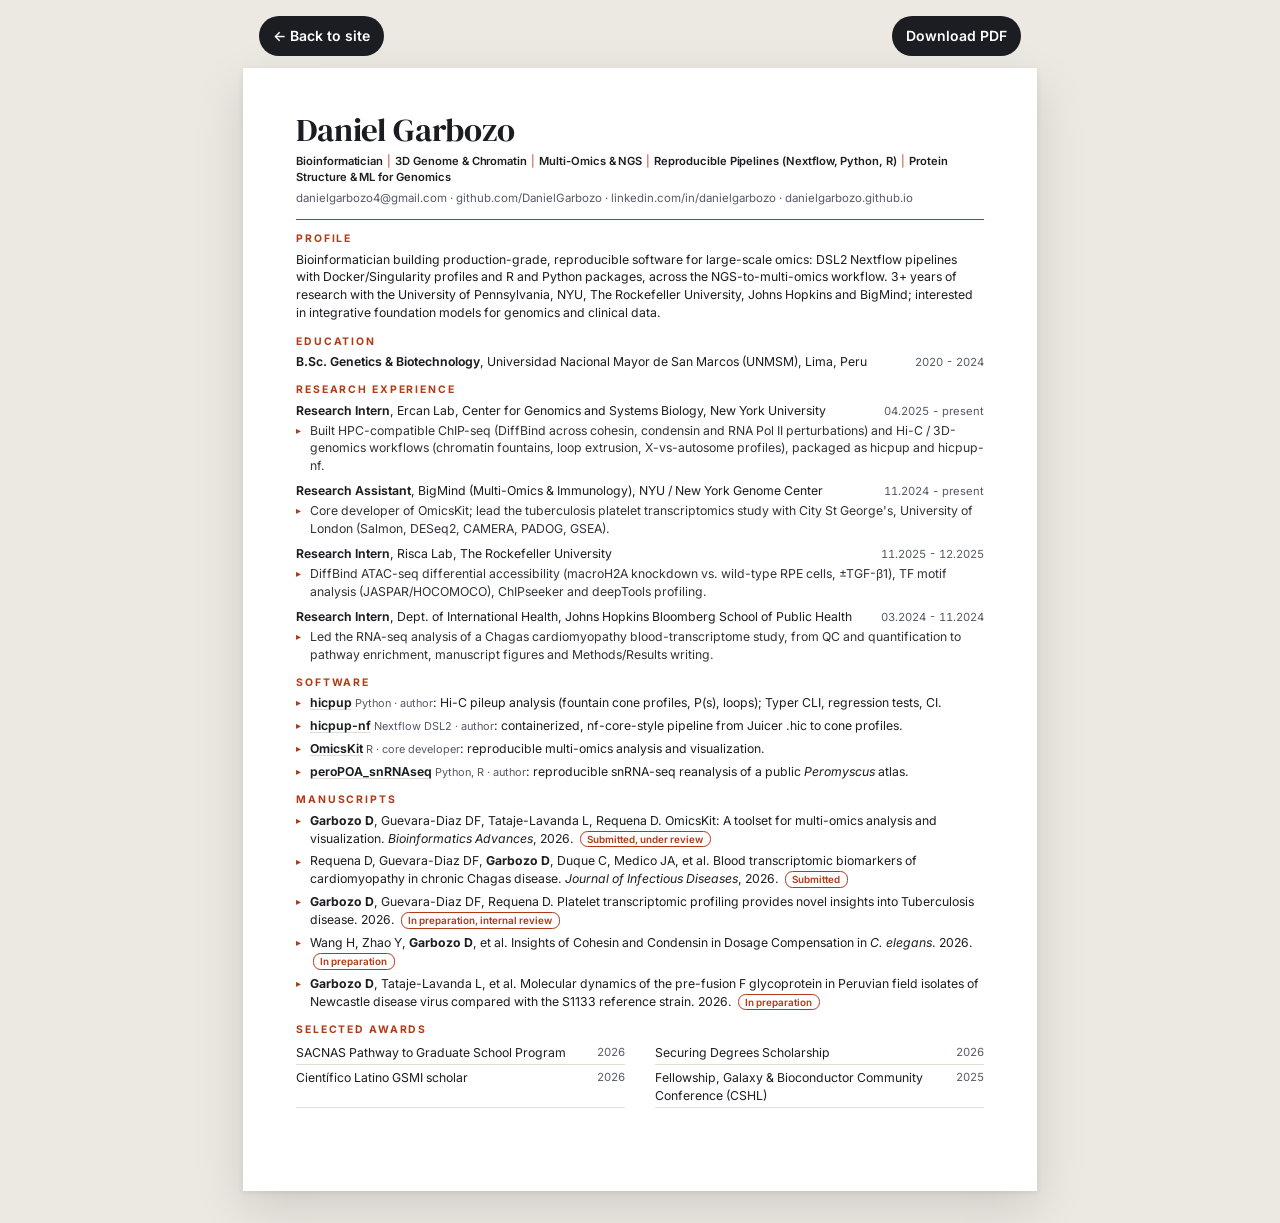
<file: cv.html>
<!doctype html>
<html lang="en">
<head>
  <meta charset="utf-8">
  <meta name="viewport" content="width=device-width, initial-scale=1">
  <title>Daniel Garbozo · CV</title>
  <meta name="description" content="One-page CV of Daniel Garbozo, bioinformatician.">
  <link rel="canonical" href="https://danielgarbozo.github.io/cv.html">
  <link rel="icon" href="assets/favicon.svg" type="image/svg+xml">
  <link rel="preconnect" href="https://fonts.googleapis.com">
  <link rel="preconnect" href="https://fonts.gstatic.com" crossorigin>
  <link rel="stylesheet" href="https://fonts.googleapis.com/css2?family=DM+Serif+Display&family=Inter:wght@400;500;600;700&display=swap">
  <link rel="stylesheet" href="css/cv.css">
</head>
<body>
  <nav class="cv-toolbar" aria-label="CV actions">
    <a href="index.html">← Back to site</a>
    <a href="cv.pdf" download>Download PDF</a>
  </nav>

  <main class="sheet">
    <header class="cv-head">
      <h1>Daniel Garbozo</h1>
      <p class="cv-headline">Bioinformatician <b>|</b> 3D Genome &amp; Chromatin <b>|</b> Multi-Omics &amp; NGS <b>|</b> Reproducible Pipelines (Nextflow, Python, R) <b>|</b> Protein Structure &amp; ML for Genomics</p>
      <p class="cv-contact">
        <a href="mailto:danielgarbozo4@gmail.com">danielgarbozo4@gmail.com</a> ·
        <a href="https://github.com/DanielGarbozo">github.com/DanielGarbozo</a> ·
        <a href="https://www.linkedin.com/in/danielgarbozo">linkedin.com/in/danielgarbozo</a> ·
        <a href="https://danielgarbozo.github.io">danielgarbozo.github.io</a>
      </p>
    </header>

    <section>
      <h2>Profile</h2>
      <p class="cv-profile">Bioinformatician building production-grade, reproducible software for large-scale omics: DSL2 Nextflow pipelines with Docker/Singularity profiles and R and Python packages, across the NGS-to-multi-omics workflow. 3+ years of research with the University of Pennsylvania, NYU, The Rockefeller University, Johns Hopkins and BigMind; interested in integrative foundation models for genomics and clinical data.</p>
    </section>

    <section>
      <h2>Education</h2>
      <div class="row">
        <p><b>B.Sc. Genetics &amp; Biotechnology</b>, Universidad Nacional Mayor de San Marcos (UNMSM), Lima, Peru</p>
        <span class="when">2020 - 2024</span>
      </div>
    </section>

    <section>
      <h2>Research experience</h2>
      <div class="entry">
        <div class="row"><p><b>Research Intern</b>, Ercan Lab, Center for Genomics and Systems Biology, New York University</p><span class="when">04.2025 - present</span></div>
        <p class="bullet">Built HPC-compatible ChIP-seq (DiffBind across cohesin, condensin and RNA Pol II perturbations) and Hi-C / 3D-genomics workflows (chromatin fountains, loop extrusion, X-vs-autosome profiles), packaged as hicpup and hicpup-nf.</p>
      </div>
      <div class="entry">
        <div class="row"><p><b>Research Assistant</b>, BigMind (Multi-Omics &amp; Immunology), NYU / New York Genome Center</p><span class="when">11.2024 - present</span></div>
        <p class="bullet">Core developer of OmicsKit; lead the tuberculosis platelet transcriptomics study with City St George's, University of London (Salmon, DESeq2, CAMERA, PADOG, GSEA).</p>
      </div>
      <div class="entry">
        <div class="row"><p><b>Research Intern</b>, Risca Lab, The Rockefeller University</p><span class="when">11.2025 - 12.2025</span></div>
        <p class="bullet">DiffBind ATAC-seq differential accessibility (macroH2A knockdown vs. wild-type RPE cells, ±TGF-β1), TF motif analysis (JASPAR/HOCOMOCO), ChIPseeker and deepTools profiling.</p>
      </div>
      <div class="entry">
        <div class="row"><p><b>Research Intern</b>, Dept. of International Health, Johns Hopkins Bloomberg School of Public Health</p><span class="when">03.2024 - 11.2024</span></div>
        <p class="bullet">Led the RNA-seq analysis of a Chagas cardiomyopathy blood-transcriptome study, from QC and quantification to pathway enrichment, manuscript figures and Methods/Results writing.</p>
      </div>
    </section>

    <section>
      <h2>Software</h2>
      <ul class="sw">
        <li><b><a href="https://github.com/DanielGarbozo/hicpup">hicpup</a></b> <span class="meta">Python · author</span>: Hi-C pileup analysis (fountain cone profiles, P(s), loops); Typer CLI, regression tests, CI.</li>
        <li><b><a href="https://github.com/DanielGarbozo/hicpup-nf">hicpup-nf</a></b> <span class="meta">Nextflow DSL2 · author</span>: containerized, nf-core-style pipeline from Juicer .hic to cone profiles.</li>
        <li><b><a href="https://github.com/BigMindLab/OmicsKit">OmicsKit</a></b> <span class="meta">R · core developer</span>: reproducible multi-omics analysis and visualization.</li>
        <li><b><a href="https://github.com/DanielGarbozo/peroPOA_snRNAseq">peroPOA_snRNAseq</a></b> <span class="meta">Python, R · author</span>: reproducible snRNA-seq reanalysis of a public <i>Peromyscus</i> atlas.</li>
      </ul>
    </section>

    <section>
      <h2>Manuscripts</h2>
      <ul class="pubs">
        <li><b class="me">Garbozo D</b>, Guevara-Diaz DF, Tataje-Lavanda L, Requena D. OmicsKit: A toolset for multi-omics analysis and visualization. <i>Bioinformatics Advances</i>, 2026. <span class="st">Submitted, under review</span></li>
        <li>Requena D, Guevara-Diaz DF, <b class="me">Garbozo D</b>, Duque C, Medico JA, et al. Blood transcriptomic biomarkers of cardiomyopathy in chronic Chagas disease. <i>Journal of Infectious Diseases</i>, 2026. <span class="st">Submitted</span></li>
        <li><b class="me">Garbozo D</b>, Guevara-Diaz DF, Requena D. Platelet transcriptomic profiling provides novel insights into Tuberculosis disease. 2026. <span class="st">In preparation, internal review</span></li>
        <li>Wang H, Zhao Y, <b class="me">Garbozo D</b>, et al. Insights of Cohesin and Condensin in Dosage Compensation in <i>C. elegans</i>. 2026. <span class="st">In preparation</span></li>
        <li><b class="me">Garbozo D</b>, Tataje-Lavanda L, et al. Molecular dynamics of the pre-fusion F glycoprotein in Peruvian field isolates of Newcastle disease virus compared with the S1133 reference strain. 2026. <span class="st">In preparation</span></li>
      </ul>
    </section>

    <section>
      <h2>Selected awards</h2>
      <ul class="awards">
        <li>SACNAS Pathway to Graduate School Program <span class="when">2026</span></li>
        <li>Securing Degrees Scholarship <span class="when">2026</span></li>
        <li>Científico Latino GSMI scholar <span class="when">2026</span></li>
        <li>Fellowship, Galaxy &amp; Bioconductor Community Conference (CSHL) <span class="when">2025</span></li>
      </ul>
    </section>
  </main>
</body>
</html>
</file>
<file: css/style.css>
/* ==========================================================================
   danielgarbozo.github.io : hand-written stylesheet (no framework)
   Structure: tokens -> base -> layout -> components -> sections -> utilities
   Mobile first. Breakpoints: 600px, 780px (nav), 1000px.
   ========================================================================== */

/* ---------- Tokens ---------- */
:root {
  color-scheme: light dark;

  --font-serif: "DM Serif Display", Georgia, "Times New Roman", serif;
  --font-sans: "Inter", system-ui, -apple-system, "Segoe UI", Roboto, "Helvetica Neue", Arial, sans-serif;

  /* One accent (ember), tuned per mode for >= 4.5:1 text contrast */
  --accent: #b03a16;
  --accent-hover: #8f2e10;
  --accent-soft: #f8e4da;
  --on-accent: #ffffff;

  --bg: #faf8f5;
  --surface: #ffffff;
  --surface-2: #f1ede6;
  --text: #1b1d22;
  --text-muted: #545a64;
  --border: #e3ddd4;
  --shadow: 0 1px 2px rgb(20 16 12 / 0.06), 0 8px 28px rgb(20 16 12 / 0.07);
  --focus: #b03a16;

  /* Dark bands (nav, hero, counters, footer) stay dark in both modes.
     --hero-ink must equal BACKGROUND in figures/make_hic_hero.py */
  --hero-ink: #0c0f14;
  --ink-2: #151a21;
  --on-ink: #f3efe9;
  --on-ink-muted: #b5b0a8;
  --accent-on-ink: #ff8a5c;
  --line-on-ink: rgb(243 239 233 / 0.2);

  --radius: 14px;
  --radius-sm: 8px;
  --max: 1160px;
  --gutter: 16px;
  --nav-h: 60px;
  --section-pad: clamp(64px, 10vw, 120px);
}

@media (prefers-color-scheme: dark) {
  :root {
    --accent: #ff8a5c;
    --accent-hover: #ffa883;
    --accent-soft: #3b1e15;
    --on-accent: #1a0d07;

    --bg: #0f1216;
    --surface: #171b21;
    --surface-2: #1d222a;
    --text: #ece8e2;
    --text-muted: #a9a49c;
    --border: #2b3139;
    --shadow: 0 1px 2px rgb(0 0 0 / 0.4), 0 10px 30px rgb(0 0 0 / 0.35);
    --focus: #ff8a5c;

    --ink-2: #131820;
  }
}

/* ---------- Base ---------- */
*,
*::before,
*::after { box-sizing: border-box; }

html {
  -webkit-text-size-adjust: 100%;
  text-size-adjust: 100%;
  scroll-padding-top: calc(var(--nav-h) + 12px);
}

@media (prefers-reduced-motion: no-preference) {
  html { scroll-behavior: smooth; }
}

body {
  margin: 0;
  background: var(--bg);
  color: var(--text);
  font-family: var(--font-sans);
  font-size: 1rem;
  line-height: 1.65;
  overflow-x: hidden;
  -webkit-font-smoothing: antialiased;
}

img, svg, picture { display: block; max-width: 100%; }
img { height: auto; }

h1, h2, h3, h4 { margin: 0; line-height: 1.15; }
h3 { font-size: 1.125rem; font-weight: 650; letter-spacing: -0.01em; }
p { margin: 0 0 1em; }
ul, ol { margin: 0; padding: 0; }
li { list-style: none; }

a {
  color: var(--accent);
  text-decoration-thickness: 1px;
  text-underline-offset: 0.18em;
}
a:hover { color: var(--accent-hover); }

:focus-visible {
  outline: 3px solid var(--focus);
  outline-offset: 3px;
  border-radius: 4px;
}

.skip-link {
  position: absolute;
  left: 12px;
  top: -100px;
  z-index: 100;
  padding: 10px 16px;
  background: var(--accent);
  color: var(--on-accent);
  border-radius: var(--radius-sm);
  font-weight: 600;
}
.skip-link:focus { top: 12px; }

.visually-hidden {
  position: absolute !important;
  width: 1px; height: 1px;
  padding: 0; margin: -1px;
  overflow: hidden; clip: rect(0 0 0 0);
  white-space: nowrap; border: 0;
}

/* ---------- Layout ---------- */
.container {
  width: 100%;
  max-width: var(--max);
  margin-inline: auto;
  padding-inline: var(--gutter);
}
@media (min-width: 600px) { :root { --gutter: 28px; } }

.section { padding-block: var(--section-pad); }
.section--alt { background: var(--surface-2); }

.section-head { max-width: 720px; margin-bottom: clamp(32px, 5vw, 56px); }
.section-head--center { margin-inline: auto; text-align: center; }

.eyebrow {
  display: block;
  margin: 0 0 14px;
  color: var(--accent);
  font-size: 0.78rem;
  font-weight: 650;
  letter-spacing: 0.22em;
  text-transform: uppercase;
}

.tagline {
  font-family: var(--font-serif);
  font-weight: 400;
  font-size: clamp(2rem, 5vw, 3.1rem);
  letter-spacing: -0.005em;
  line-height: 1.1;
}

.lead {
  margin-top: 18px;
  color: var(--text-muted);
  font-size: 1.075rem;
}

/* ---------- Buttons ---------- */
.btn {
  display: inline-flex;
  align-items: center;
  justify-content: center;
  gap: 8px;
  min-height: 44px;
  padding: 10px 20px;
  border: 1.5px solid var(--accent);
  border-radius: 999px;
  font: 600 0.95rem/1.2 var(--font-sans);
  letter-spacing: 0.01em;
  text-decoration: none;
  cursor: pointer;
  transition: background-color 0.2s ease, color 0.2s ease, border-color 0.2s ease, transform 0.2s ease;
}
.btn svg { width: 18px; height: 18px; flex: none; }
.btn--solid { background: var(--accent); color: var(--on-accent); }
.btn--solid:hover { background: var(--accent-hover); border-color: var(--accent-hover); color: var(--on-accent); }
.btn--outline { background: transparent; color: var(--accent); }
.btn--outline:hover { background: var(--accent); color: var(--on-accent); }
.btn-row { display: flex; flex-wrap: wrap; gap: 12px; }

/* ---------- Icons ---------- */
.icon { width: 18px; height: 18px; fill: none; stroke: currentColor; stroke-width: 1.8; stroke-linecap: round; stroke-linejoin: round; }

/* ==========================================================================
   Navigation (sticky, collapses to a Menu button under 780px)
   ========================================================================== */
.site-header {
  position: sticky;
  top: 0;
  z-index: 50;
  background: rgb(12 15 20 / 0.97);
  border-bottom: 1px solid var(--line-on-ink);
  color: var(--on-ink);
}
@supports (backdrop-filter: blur(8px)) {
  .site-header { background: rgb(12 15 20 / 0.9); backdrop-filter: blur(10px) saturate(1.2); }
}

.nav {
  display: flex;
  align-items: center;
  justify-content: space-between;
  min-height: var(--nav-h);
}

.brand {
  color: var(--on-ink);
  font-family: var(--font-serif);
  font-size: 1.35rem;
  text-decoration: none;
  letter-spacing: 0.01em;
}
.brand:hover { color: var(--accent-on-ink); }
.brand span { color: var(--accent-on-ink); }

.menu-toggle {
  display: inline-flex;
  align-items: center;
  gap: 8px;
  min-height: 44px;
  padding: 8px 14px;
  border: 1.5px solid var(--line-on-ink);
  border-radius: 999px;
  background: transparent;
  color: var(--on-ink);
  font: 600 0.85rem/1 var(--font-sans);
  letter-spacing: 0.14em;
  text-transform: uppercase;
  cursor: pointer;
}
.menu-toggle:hover { border-color: var(--accent-on-ink); }
.menu-toggle .bars { position: relative; width: 16px; height: 2px; background: currentColor; transition: background 0.2s; }
.menu-toggle .bars::before,
.menu-toggle .bars::after {
  content: ""; position: absolute; left: 0; width: 16px; height: 2px; background: currentColor; transition: transform 0.2s ease;
}
.menu-toggle .bars::before { top: -5px; }
.menu-toggle .bars::after { top: 5px; }
.menu-toggle[aria-expanded="true"] .bars { background: transparent; }
.menu-toggle[aria-expanded="true"] .bars::before { transform: translateY(5px) rotate(45deg); }
.menu-toggle[aria-expanded="true"] .bars::after { transform: translateY(-5px) rotate(-45deg); }

.nav-list {
  position: absolute;
  inset: 100% 0 auto 0;
  display: none;
  padding: 8px var(--gutter) 16px;
  background: var(--hero-ink);
  border-bottom: 1px solid var(--line-on-ink);
}
.nav-list.is-open { display: block; }
.nav-list a {
  display: block;
  padding: 12px 4px;
  color: var(--on-ink);
  font-size: 0.82rem;
  font-weight: 600;
  letter-spacing: 0.16em;
  text-transform: uppercase;
  text-decoration: none;
  border-bottom: 1px solid var(--line-on-ink);
}
.nav-list li:last-child a { border-bottom: 0; }
.nav-list a:hover,
.nav-list a[aria-current="true"] { color: var(--accent-on-ink); }

/* No-JS fallback: the list is simply shown */
.no-js .menu-toggle { display: none; }
.no-js .nav-list { position: static; display: flex; flex-wrap: wrap; gap: 0 14px; padding: 0 0 8px; border: 0; background: none; }
.no-js .nav { flex-wrap: wrap; }
.no-js .nav-list a { border: 0; padding: 6px 0; }

@media (min-width: 780px) {
  .menu-toggle { display: none; }
  .nav-list,
  .no-js .nav-list {
    position: static;
    display: flex;
    gap: clamp(14px, 2.2vw, 30px);
    padding: 0;
    background: none;
    border: 0;
  }
  .nav-list a { padding: 8px 0; border: 0; font-size: 0.74rem; position: relative; }
  .nav-list a::after {
    content: ""; position: absolute; left: 0; right: 0; bottom: 2px; height: 2px;
    background: var(--accent-on-ink); transform: scaleX(0); transform-origin: left; transition: transform 0.25s ease;
  }
  .nav-list a:hover::after,
  .nav-list a[aria-current="true"]::after { transform: scaleX(1); }
}

/* ==========================================================================
   Hero
   ========================================================================== */
.hero {
  position: relative;
  isolation: isolate;
  display: grid;
  place-items: center;
  min-height: calc(100svh - var(--nav-h));
  min-height: max(560px, calc(100svh - var(--nav-h)));
  padding: 56px 0 clamp(150px, 26vh, 260px);
  overflow: hidden;
  background: var(--hero-ink);
  color: var(--on-ink);
  text-align: center;
}

.hero-map {
  position: absolute;
  inset: auto 0 0 0;
  z-index: -1;
  height: clamp(220px, 46%, 520px);
}
.hero-map img {
  width: 100%;
  height: 100%;
  object-fit: cover;
  object-position: 50% 100%;
}
/* Soft scrim so the text never fights the brightest contacts */
.hero::before {
  content: "";
  position: absolute;
  inset: 0;
  z-index: -1;
  pointer-events: none;
  background: radial-gradient(ellipse 60% 48% at 50% 44%, rgb(12 15 20 / 0.72), rgb(12 15 20 / 0) 72%);
}

.hero-inner { max-width: 980px; }

.avatar {
  width: 104px;
  height: 104px;
  margin: 0 auto 22px;
  border-radius: 50%;
  border: 2px solid var(--line-on-ink);
  box-shadow: 0 0 0 6px rgb(255 138 92 / 0.12);
  object-fit: cover;
}

.hero-intro {
  margin: 0 0 6px;
  color: var(--accent-on-ink);
  font-size: 0.8rem;
  font-weight: 650;
  letter-spacing: 0.3em;
  text-transform: uppercase;
}

.hero-name {
  font-family: var(--font-serif);
  font-weight: 400;
  font-size: clamp(3rem, 12.5vw, 7rem);
  line-height: 1;
  letter-spacing: -0.01em;
  color: #fff;
  text-wrap: balance;
}

.roles {
  display: flex;
  flex-wrap: wrap;
  justify-content: center;
  gap: 4px 0;
  margin: 22px auto 0;
  max-width: 760px;
  color: var(--on-ink-muted);
  font-size: clamp(0.9rem, 2.3vw, 1.05rem);
}
.roles li { white-space: nowrap; }
.roles li + li::before {
  content: "|";
  margin: 0 12px;
  color: var(--accent-on-ink);
  opacity: 0.85;
}
.roles li:first-child { color: var(--on-ink); font-weight: 600; }
.roles li.line-start::before { content: none; }

.social {
  display: flex;
  flex-wrap: wrap;
  justify-content: center;
  gap: 10px;
  margin-top: 32px;
}
.social a {
  display: inline-flex;
  align-items: center;
  gap: 8px;
  min-height: 44px;
  padding: 9px 16px;
  border: 1.5px solid var(--line-on-ink);
  border-radius: 999px;
  color: var(--on-ink);
  font-size: 0.9rem;
  font-weight: 550;
  text-decoration: none;
  transition: border-color 0.2s ease, color 0.2s ease, background-color 0.2s ease;
}
.social a:hover { border-color: var(--accent-on-ink); color: var(--accent-on-ink); background: rgb(255 138 92 / 0.08); }

.hero-credit {
  position: absolute;
  right: var(--gutter);
  bottom: 10px;
  left: var(--gutter);
  margin: 0;
  color: rgb(243 239 233 / 0.72);
  font-size: 0.7rem;
  text-align: right;
  text-shadow: 0 1px 3px rgb(0 0 0 / 0.9), 0 0 12px rgb(0 0 0 / 0.6);
}
@media (max-width: 599px) {
  .hero-credit { text-align: center; font-size: 0.66rem; }
  .avatar { width: 88px; height: 88px; margin-bottom: 18px; }
}

.scroll-cue {
  position: absolute;
  left: 50%;
  bottom: 40px;
  display: grid;
  place-items: center;
  width: 44px;
  height: 44px;
  margin-left: -22px;
  border-radius: 50%;
  color: var(--on-ink);
  border: 1.5px solid var(--line-on-ink);
  background: rgb(12 15 20 / 0.5);
}
.scroll-cue:hover { color: var(--accent-on-ink); border-color: var(--accent-on-ink); }
@media (prefers-reduced-motion: no-preference) {
  .scroll-cue svg { animation: nudge 2.4s ease-in-out infinite; }
  @keyframes nudge { 0%, 100% { transform: translateY(-2px); } 50% { transform: translateY(3px); } }
}
@media (max-width: 599px) { .scroll-cue { display: none; } }

/* ==========================================================================
   About
   ========================================================================== */
.about-grid { display: grid; gap: 40px; }

.about-photo {
  margin: 0;
  max-width: 340px;
}
.about-photo img {
  width: 100%;
  aspect-ratio: 1;
  object-fit: cover;
  border-radius: var(--radius);
  box-shadow: var(--shadow);
}
.about-photo figcaption { margin-top: 10px; color: var(--text-muted); font-size: 0.85rem; }

.about-body h3,
.subhead {
  margin: 32px 0 14px;
  font-size: 0.8rem;
  font-weight: 700;
  letter-spacing: 0.16em;
  text-transform: uppercase;
  color: var(--text);
}

.kv { display: grid; gap: 0; margin: 0; border-top: 1px solid var(--border); }
.kv div { display: grid; gap: 2px; padding: 10px 0; border-bottom: 1px solid var(--border); }
.kv dt { color: var(--text-muted); font-size: 0.82rem; font-weight: 600; letter-spacing: 0.04em; }
.kv dd { margin: 0; overflow-wrap: anywhere; }
@media (min-width: 600px) {
  .kv div { grid-template-columns: 150px 1fr; gap: 16px; }
}

.skills { display: grid; gap: 16px; }
.skills h4 { margin-bottom: 8px; font-size: 0.92rem; font-weight: 650; }

.tags { display: flex; flex-wrap: wrap; gap: 6px; }
.tags li {
  padding: 4px 10px;
  border: 1px solid var(--border);
  border-radius: 999px;
  background: var(--surface);
  color: var(--text);
  font-size: 0.8rem;
  line-height: 1.4;
}

.about-body .btn-row { margin-top: 32px; }

@media (min-width: 900px) {
  .about-grid { grid-template-columns: minmax(260px, 340px) 1fr; gap: 64px; align-items: start; }
  .about-photo { position: sticky; top: calc(var(--nav-h) + 32px); }
}

/* ==========================================================================
   Counter strip
   ========================================================================== */
.stats {
  position: relative;
  isolation: isolate;
  padding-block: clamp(56px, 8vw, 88px);
  background: var(--hero-ink);
  color: var(--on-ink);
  overflow: hidden;
}
.stats::before {
  content: "";
  position: absolute;
  inset: 0;
  z-index: -2;
  background-image: url("../assets/img/strip-flowcell.jpg");
  background-image: image-set(url("../assets/img/strip-flowcell.webp") type("image/webp"), url("../assets/img/strip-flowcell.jpg") type("image/jpeg"));
  background-size: cover;
  background-position: center;
  opacity: 0.22;
  filter: saturate(0.6);
}
.stats::after {
  content: "";
  position: absolute;
  inset: 0;
  z-index: -1;
  background: linear-gradient(180deg, rgb(12 15 20 / 0.55), rgb(12 15 20 / 0.85));
}
.stats-list { display: grid; grid-template-columns: repeat(2, minmax(0, 1fr)); gap: 32px 16px; text-align: center; }
@media (min-width: 780px) { .stats-list { grid-template-columns: repeat(4, minmax(0, 1fr)); } }
.stat-num {
  display: block;
  font-family: var(--font-serif);
  font-size: clamp(2.8rem, 7vw, 4rem);
  line-height: 1;
  color: #fff;
  font-variant-numeric: tabular-nums;
}
.stat-label { display: block; margin-top: 10px; color: var(--accent-on-ink); font-size: 0.74rem; font-weight: 650; letter-spacing: 0.18em; text-transform: uppercase; }
.stat-note { display: block; margin-top: 6px; color: var(--on-ink-muted); font-size: 0.84rem; line-height: 1.45; }
.stats-source { margin: 36px 0 0; text-align: center; color: var(--on-ink-muted); font-size: 0.78rem; }

/* ==========================================================================
   Cards (Research + Software)
   ========================================================================== */
.card-grid { display: grid; gap: 24px; }
@media (min-width: 700px) { .card-grid { grid-template-columns: repeat(2, minmax(0, 1fr)); } }
@media (min-width: 1100px) { .card-grid--3 { grid-template-columns: repeat(3, minmax(0, 1fr)); } }

.card {
  display: flex;
  flex-direction: column;
  min-width: 0;
  background: var(--surface);
  border: 1px solid var(--border);
  border-radius: var(--radius);
  box-shadow: var(--shadow);
  overflow: hidden;
  transition: transform 0.25s ease, box-shadow 0.25s ease;
}
@media (hover: hover) and (prefers-reduced-motion: no-preference) {
  .card:hover { transform: translateY(-3px); }
}

.card-media { margin: 0; background: var(--hero-ink); }
.card-media img { width: 100%; aspect-ratio: 16 / 10; object-fit: cover; }
.card-media figcaption {
  padding: 7px 16px;
  background: var(--surface-2);
  border-bottom: 1px solid var(--border);
  color: var(--text-muted);
  font-size: 0.74rem;
  line-height: 1.45;
}
.card-media figcaption a { color: inherit; }

.card-body { display: flex; flex: 1; flex-direction: column; padding: 20px 20px 22px; }
.card-meta { margin: 0 0 8px; color: var(--text-muted); font-size: 0.8rem; font-weight: 550; }
.card h3 { font-family: var(--font-serif); font-weight: 400; font-size: 1.42rem; line-height: 1.2; letter-spacing: 0; margin-bottom: 12px; }
.card p { font-size: 0.95rem; }
.card .tags { margin-top: auto; padding-top: 6px; }
.card .tags li { background: var(--surface-2); font-size: 0.75rem; }

.status {
  display: inline-flex;
  align-self: flex-start;
  align-items: center;
  gap: 6px;
  margin: 0 0 12px;
  padding: 3px 10px;
  border-radius: 999px;
  background: var(--accent-soft);
  color: var(--accent);
  font-size: 0.72rem;
  font-weight: 650;
  letter-spacing: 0.06em;
  text-transform: uppercase;
}
.status::before { content: ""; width: 6px; height: 6px; border-radius: 50%; background: currentColor; }
.status--neutral { background: var(--surface-2); color: var(--text-muted); }

/* Software cards */
.sw-card .card-body { padding-top: 22px; }
.sw-card h3 { font-family: var(--font-sans); font-weight: 700; font-size: 1.15rem; margin-bottom: 4px; }
.sw-card .card-meta { margin-bottom: 14px; }
.card-links { display: flex; flex-wrap: wrap; gap: 8px 18px; margin-top: auto; padding-top: 14px; border-top: 1px solid var(--border); }
.card-links::before { content: none; }
.sw-card .card-body > p:last-of-type { margin-bottom: 18px; }
.card-links a { display: inline-flex; align-items: center; gap: 6px; min-height: 32px; font-size: 0.9rem; font-weight: 600; text-decoration: none; }
.card-links a:hover { text-decoration: underline; }
.card-links .icon { width: 16px; height: 16px; }
.no-link { color: var(--text-muted); font-size: 0.88rem; font-style: italic; }

.sw-card--feature .card-media { background: #fff; }
.sw-card--feature .card-media img { aspect-ratio: auto; object-fit: contain; max-height: 420px; margin-inline: auto; width: auto; }
@media (min-width: 1100px) {
  .sw-card--feature { grid-column: span 2; flex-direction: row; }
  .sw-card--feature .card-media { flex: 0 0 46%; display: flex; flex-direction: column; justify-content: center; border-right: 1px solid var(--border); }
  .sw-card--feature .card-media img { max-height: 380px; padding: 12px; }
}

/* ==========================================================================
   Publications
   ========================================================================== */
.pubs { display: grid; gap: 0; counter-reset: pub; border-top: 1px solid var(--border); }
.pub {
  position: relative;
  padding: 22px 0 22px 0;
  border-bottom: 1px solid var(--border);
}
@media (min-width: 700px) {
  .pub { display: grid; grid-template-columns: 1fr auto; gap: 8px 32px; align-items: start; }
}
.pub-title { margin: 0 0 6px; font-family: var(--font-serif); font-size: 1.28rem; line-height: 1.3; }
.pub-authors { margin: 0 0 4px; color: var(--text-muted); font-size: 0.93rem; }
.pub-authors strong { color: var(--text); font-weight: 700; }
.pub-venue { margin: 0; font-size: 0.93rem; }
.pub-venue em { font-style: italic; }
.pub .status { margin: 10px 0 0; white-space: nowrap; }
@media (min-width: 700px) { .pub .status { margin-top: 4px; } }
.pub-note { margin-top: 20px; color: var(--text-muted); font-size: 0.86rem; }

/* ==========================================================================
   Experience timeline
   ========================================================================== */
.timeline { position: relative; display: grid; gap: 28px; padding-left: 30px; }
.timeline::before {
  content: "";
  position: absolute;
  left: 7px;
  top: 8px;
  bottom: 8px;
  width: 2px;
  background: linear-gradient(var(--accent), var(--border) 85%);
  border-radius: 2px;
}
.tl-item { position: relative; }
.tl-item::before {
  content: "";
  position: absolute;
  left: -30px;
  top: 6px;
  width: 16px;
  height: 16px;
  border-radius: 50%;
  background: var(--bg);
  border: 3px solid var(--accent);
}
.section--alt .tl-item::before { background: var(--surface-2); }
.tl-item--edu::before { border-color: var(--text-muted); }
.tl-when { display: block; margin-bottom: 4px; color: var(--accent); font-size: 0.78rem; font-weight: 700; letter-spacing: 0.12em; text-transform: uppercase; }
.tl-item h3 { margin-bottom: 2px; }
.tl-org { margin: 0 0 8px; color: var(--text-muted); font-size: 0.93rem; }
.tl-item p:last-child { margin-bottom: 0; }

@media (min-width: 900px) {
  .timeline { padding-left: 0; gap: 36px; }
  .timeline::before { left: 207px; }
  .tl-item { display: grid; grid-template-columns: 180px 1fr; gap: 56px; }
  .tl-item::before { left: 200px; }
  .tl-when { margin: 4px 0 0; text-align: right; }
}

.training { display: grid; gap: 10px; margin-top: 8px; }
@media (min-width: 780px) { .training { grid-template-columns: repeat(2, minmax(0, 1fr)); gap: 12px 32px; } }
.training li { padding: 12px 0; border-bottom: 1px solid var(--border); font-size: 0.93rem; }
.training span { display: block; color: var(--text-muted); font-size: 0.84rem; }

/* ==========================================================================
   Community + Contact (three columns)
   ========================================================================== */
.three-col { display: grid; gap: 36px; }
@media (min-width: 900px) { .three-col { grid-template-columns: repeat(3, minmax(0, 1fr)); gap: 40px; } }

.col h3 {
  display: flex;
  align-items: center;
  gap: 10px;
  margin-bottom: 16px;
  font-size: 0.8rem;
  font-weight: 700;
  letter-spacing: 0.16em;
  text-transform: uppercase;
}
.col h3 .icon { color: var(--accent); width: 20px; height: 20px; }

.list-plain li { padding: 10px 0; border-bottom: 1px solid var(--border); font-size: 0.93rem; line-height: 1.5; }
.list-plain li:first-child { padding-top: 0; }
.list-plain span { display: block; color: var(--text-muted); font-size: 0.84rem; }

.contact-card {
  height: 100%;
  padding: 26px 24px;
  background: var(--surface);
  border: 1px solid var(--border);
  border-radius: var(--radius);
  box-shadow: var(--shadow);
}
.contact-card p { color: var(--text-muted); font-size: 0.95rem; }
.email {
  display: block;
  margin: 4px 0 16px;
  font-size: 1.05rem;
  font-weight: 600;
  overflow-wrap: anywhere;
}
.copy-status { min-height: 1.5em; margin: 10px 0 0; color: var(--text-muted); font-size: 0.85rem; }
.contact-links { display: grid; gap: 10px; }
.contact-links a { display: inline-flex; align-items: center; gap: 10px; font-weight: 600; text-decoration: none; }
.contact-links a:hover { text-decoration: underline; }

/* ==========================================================================
   Footer
   ========================================================================== */
.site-footer {
  padding: 48px 0 40px;
  background: var(--hero-ink);
  color: var(--on-ink-muted);
  font-size: 0.85rem;
}
.site-footer a { color: var(--on-ink); }
.site-footer a:hover { color: var(--accent-on-ink); }
.footer-top { display: flex; flex-wrap: wrap; align-items: center; justify-content: space-between; gap: 16px; padding-bottom: 20px; border-bottom: 1px solid var(--line-on-ink); }
.footer-top .brand { font-size: 1.5rem; }
.credits { margin: 20px 0 0; line-height: 1.6; font-size: 0.78rem; }
.to-top { display: inline-flex; align-items: center; gap: 6px; text-decoration: none; font-weight: 600; }

/* ==========================================================================
   Greeting popup (bottom left)
   ========================================================================== */
.greeting {
  position: fixed;
  left: 16px;
  bottom: 16px;
  z-index: 60;
  display: flex;
  align-items: flex-start;
  gap: 10px;
  max-width: min(360px, calc(100vw - 32px));
  padding: 14px 12px 14px 18px;
  background: var(--surface);
  color: var(--text);
  border: 1px solid var(--border);
  border-left: 4px solid var(--accent);
  border-radius: var(--radius-sm);
  box-shadow: 0 12px 40px rgb(0 0 0 / 0.22);
  font-size: 0.92rem;
  line-height: 1.5;
}
.greeting[hidden] { display: none; }
.greeting p { margin: 0; }
.greeting a { font-weight: 650; }
.greeting-close {
  flex: none;
  display: grid;
  place-items: center;
  width: 32px;
  height: 32px;
  margin: -6px 0 0;
  border: 0;
  border-radius: 50%;
  background: transparent;
  color: var(--text-muted);
  cursor: pointer;
}
.greeting-close:hover { background: var(--surface-2); color: var(--text); }
@media (prefers-reduced-motion: no-preference) {
  .greeting.is-entering { animation: rise 0.45s cubic-bezier(0.2, 0.8, 0.2, 1) both; }
  @keyframes rise { from { opacity: 0; transform: translateY(16px); } to { opacity: 1; transform: none; } }
}

/* ==========================================================================
   Reveal on scroll (only when motion is welcome and JS is running)
   ========================================================================== */
@media (prefers-reduced-motion: no-preference) {
  .js .reveal { opacity: 0; transform: translateY(14px); transition: opacity 0.6s ease, transform 0.6s ease; }
  .js .reveal.is-visible { opacity: 1; transform: none; }
}

/* ==========================================================================
   Reduced motion: switch everything off
   ========================================================================== */
@media (prefers-reduced-motion: reduce) {
  *,
  *::before,
  *::after {
    animation-duration: 0.01ms !important;
    animation-iteration-count: 1 !important;
    transition-duration: 0.01ms !important;
    scroll-behavior: auto !important;
  }
}

/* ==========================================================================
   Print: the site prints as a clean document (the one-page CV is cv.html)
   ========================================================================== */
@media print {
  .site-header, .greeting, .scroll-cue, .hero-map, .stats::before, .btn-row, .copy-btn { display: none !important; }
  .hero, .stats, .site-footer { background: none; color: #000; min-height: 0; padding: 24px 0; }
  .hero-name, .stat-num { color: #000; }
  .card { break-inside: avoid; box-shadow: none; }
}
</file>
<file: css/cv.css>
/* One-page CV. Screen: a sheet of A4 on a neutral desk. Print: exactly one A4 page. */
:root {
  color-scheme: light dark;
  --font-serif: "DM Serif Display", Georgia, "Times New Roman", serif;
  --font-sans: "Inter", system-ui, -apple-system, "Segoe UI", Roboto, Arial, sans-serif;

  --accent: #b03a16;
  --paper: #ffffff;
  --ink: #1b1d22;
  --muted: #545a64;
  --rule: #e3ddd4;
  --desk: #ece8e2;
  --toolbar: #1b1d22;
  --toolbar-text: #ffffff;
  --focus: #b03a16;
}
@media (prefers-color-scheme: dark) {
  :root {
    --desk: #0f1216;
    --toolbar: #171b21;
    --toolbar-text: #ece8e2;
    --focus: #ff8a5c;
    /* the sheet itself stays paper-white: it is a printable document */
  }
}

*, *::before, *::after { box-sizing: border-box; }
html { -webkit-text-size-adjust: 100%; text-size-adjust: 100%; }
body {
  margin: 0;
  background: var(--desk);
  color: var(--ink);
  font: 400 9.2pt/1.46 var(--font-sans);
  -webkit-font-smoothing: antialiased;
}
:focus-visible { outline: 3px solid var(--focus); outline-offset: 2px; border-radius: 3px; }
a { color: inherit; text-decoration-color: var(--rule); text-underline-offset: 0.15em; }
p, ul, h1, h2 { margin: 0; padding: 0; }
li { list-style: none; }
b { font-weight: 650; }

.cv-toolbar {
  display: flex;
  justify-content: space-between;
  gap: 16px;
  max-width: 210mm;
  margin: 16px auto 12px;
  padding: 0 16px;
  font: 600 14px/1 var(--font-sans);
}
.cv-toolbar a {
  display: inline-flex;
  align-items: center;
  min-height: 40px;
  padding: 0 14px;
  border-radius: 999px;
  background: var(--toolbar);
  color: var(--toolbar-text);
  text-decoration: none;
}

.sheet {
  width: 100%;
  max-width: 210mm;
  min-height: 297mm;
  margin: 0 auto 32px;
  padding: 12mm 14mm 11mm;
  background: var(--paper);
  color: var(--ink);
  box-shadow: 0 2px 6px rgb(0 0 0 / 0.08), 0 18px 48px rgb(0 0 0 / 0.12);
}
@media screen and (max-width: 820px) {
  body { font-size: 14px; }
  .sheet { min-height: 0; padding: 22px 18px; }
  .row { flex-direction: column; gap: 0 !important; }
}

/* Header */
.cv-head { padding-bottom: 3.2mm; border-bottom: 1.4pt solid var(--accent); }
.cv-head h1 { font: 400 25pt/1 var(--font-serif); letter-spacing: -0.005em; }
.cv-headline { margin-top: 1.6mm; font-weight: 600; font-size: 8.4pt; letter-spacing: -0.005em; }
.cv-headline b { margin: 0 0.3mm; color: var(--accent); font-weight: 400; }
.cv-contact { margin-top: 1.2mm; color: var(--muted); font-size: 8.6pt; }
.cv-contact a { text-decoration: none; }

/* Sections */
section { margin-top: 3.8mm; break-inside: avoid; }
h2 {
  margin-bottom: 1.6mm;
  color: var(--accent);
  font: 700 7.8pt/1 var(--font-sans);
  letter-spacing: 0.18em;
  text-transform: uppercase;
}
.cv-profile { color: var(--ink); }

.row { display: flex; justify-content: space-between; align-items: baseline; gap: 6mm; }
.when { flex: none; color: var(--muted); font-size: 8.4pt; font-variant-numeric: tabular-nums; white-space: nowrap; }

.entry + .entry { margin-top: 1.9mm; }
.bullet { position: relative; margin-top: 0.5mm; padding-left: 3.6mm; color: #2f333a; }
.bullet::before { content: "▸"; position: absolute; left: 0; color: var(--accent); font-size: 7.5pt; top: 0.3mm; }

.sw li, .pubs li { position: relative; padding-left: 3.6mm; }
.sw li + li, .pubs li + li { margin-top: 1.3mm; }
.sw li::before, .pubs li::before { content: "▸"; position: absolute; left: 0; color: var(--accent); font-size: 7.5pt; top: 0.3mm; }
.sw .meta { color: var(--muted); font-size: 8.2pt; }
.sw b a { color: var(--ink); text-decoration: underline; text-decoration-color: var(--rule); }
.pubs .me { color: var(--ink); font-weight: 700; }
.pubs .st { display: inline-block; white-space: nowrap; margin-left: 1mm; padding: 0 1.6mm; border: 0.6pt solid var(--accent); border-radius: 2mm; color: var(--accent); font-size: 7.4pt; font-weight: 600; line-height: 1.5; }

.awards { display: grid; grid-template-columns: 1fr 1fr; gap: 0.6mm 8mm; }
.awards li { display: flex; justify-content: space-between; gap: 3mm; padding: 0.6mm 0; border-bottom: 0.5pt solid var(--rule); }
@media screen and (max-width: 820px) { .awards { grid-template-columns: 1fr; } }

/* Print: exactly one A4 page, no toolbar, no shadow */
@page { size: A4; margin: 0; }
@media print {
  html, body { background: #fff; }
  .cv-toolbar { display: none; }
  .sheet { width: 210mm; max-width: none; min-height: 0; height: 296mm; margin: 0; box-shadow: none; overflow: hidden; }
  a { text-decoration: none; }
  * { -webkit-print-color-adjust: exact; print-color-adjust: exact; }
}
</file>
